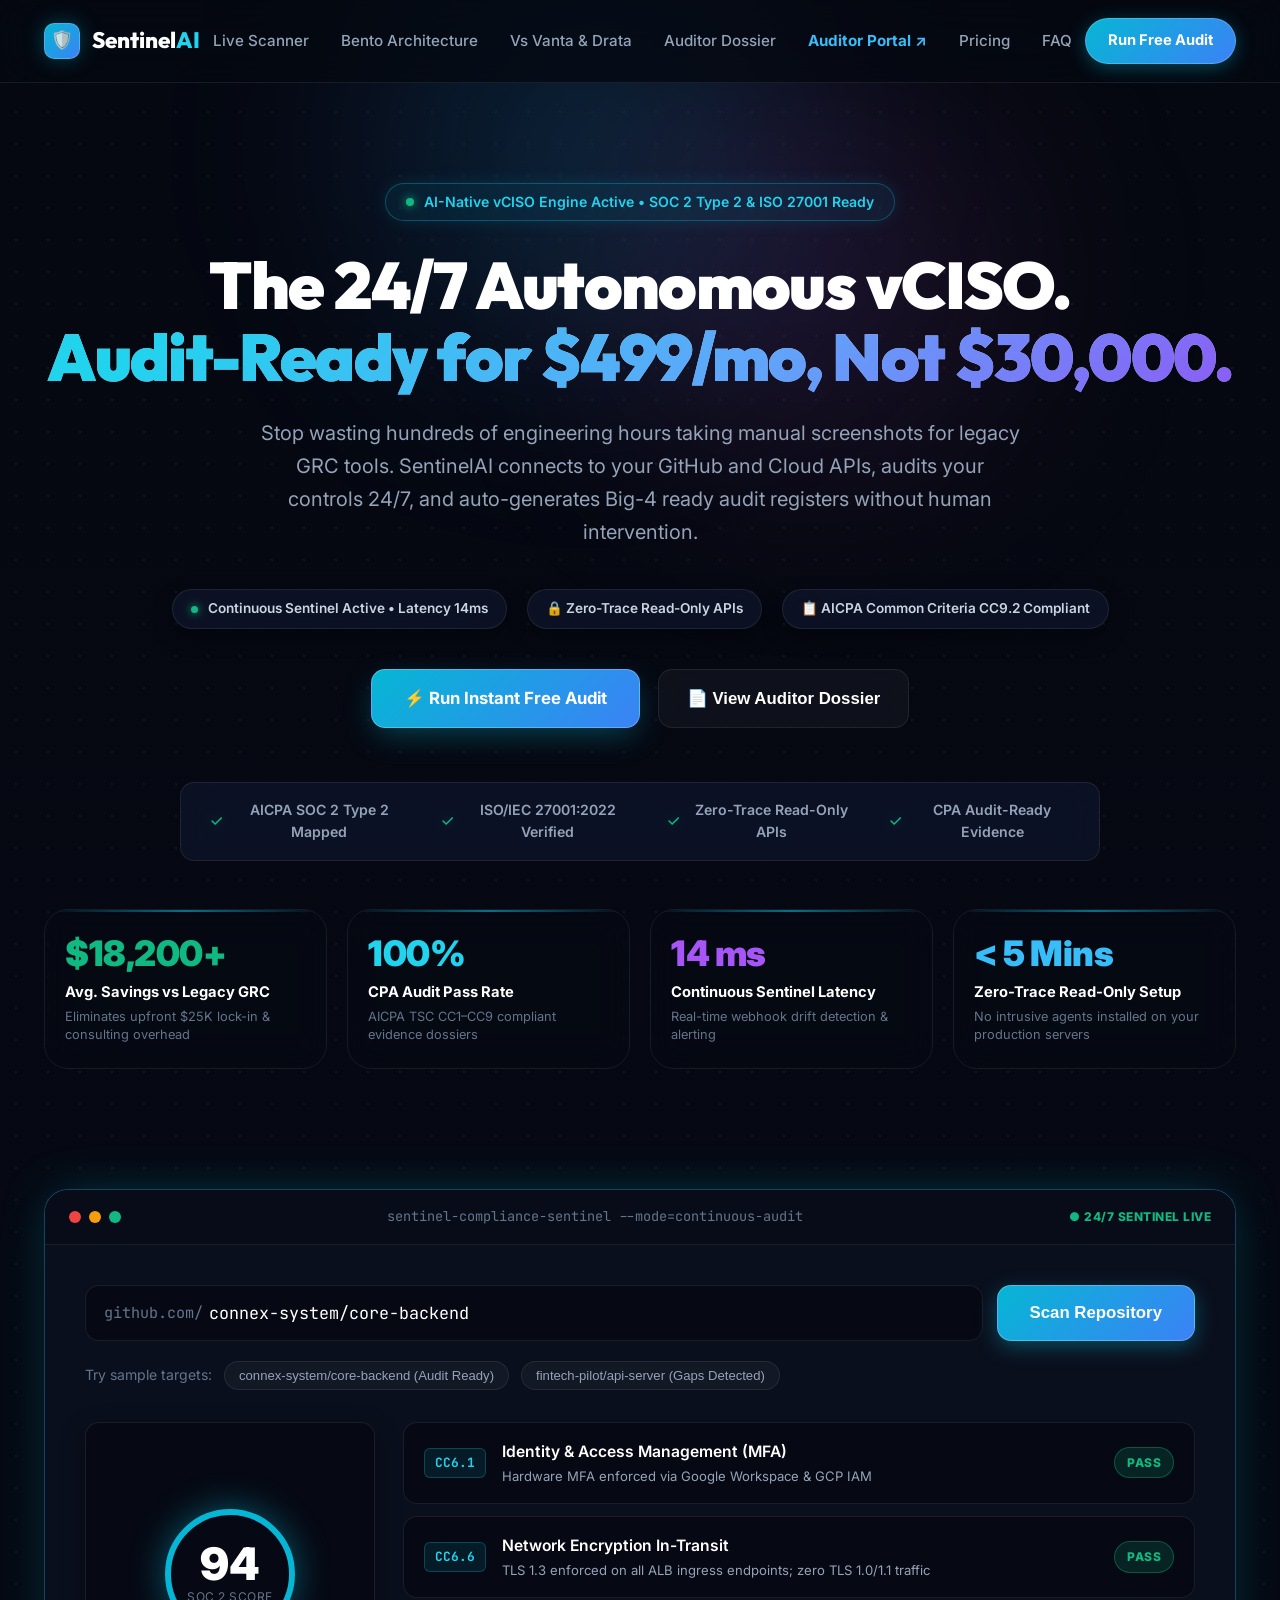
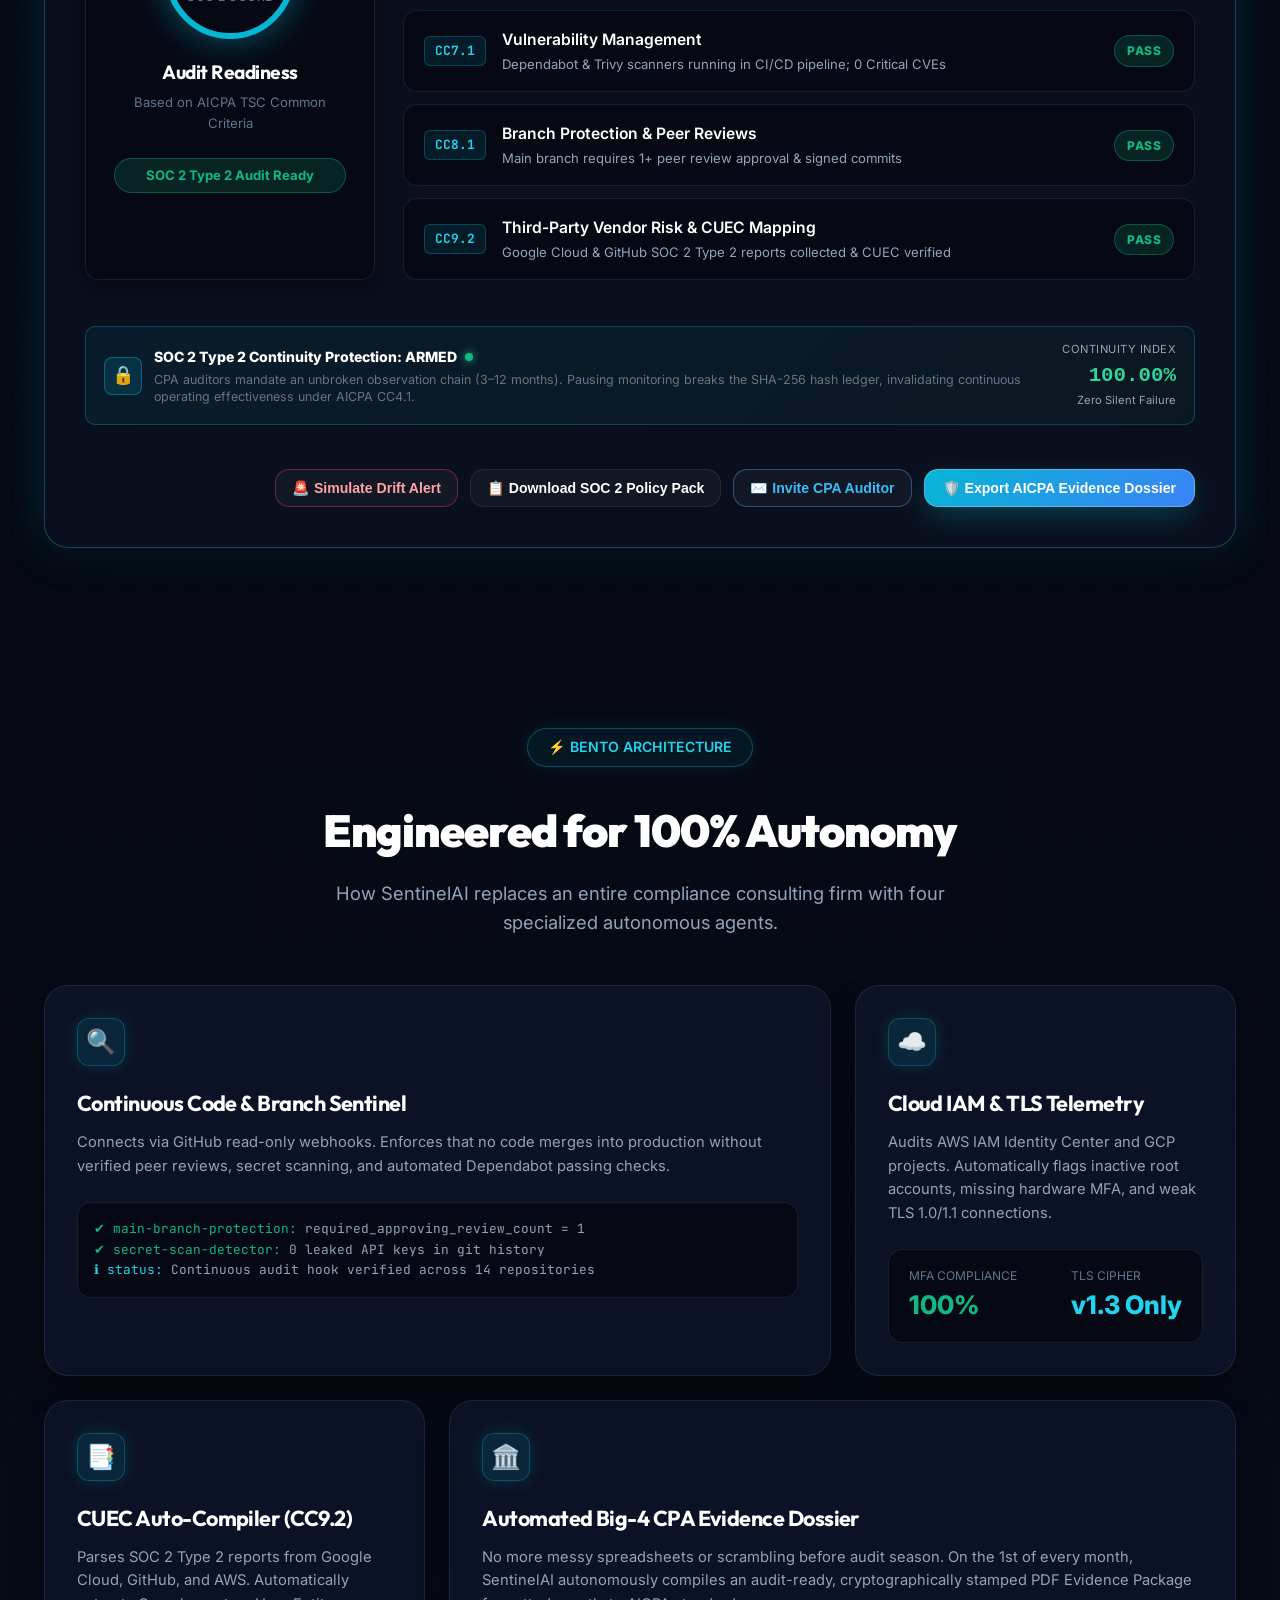
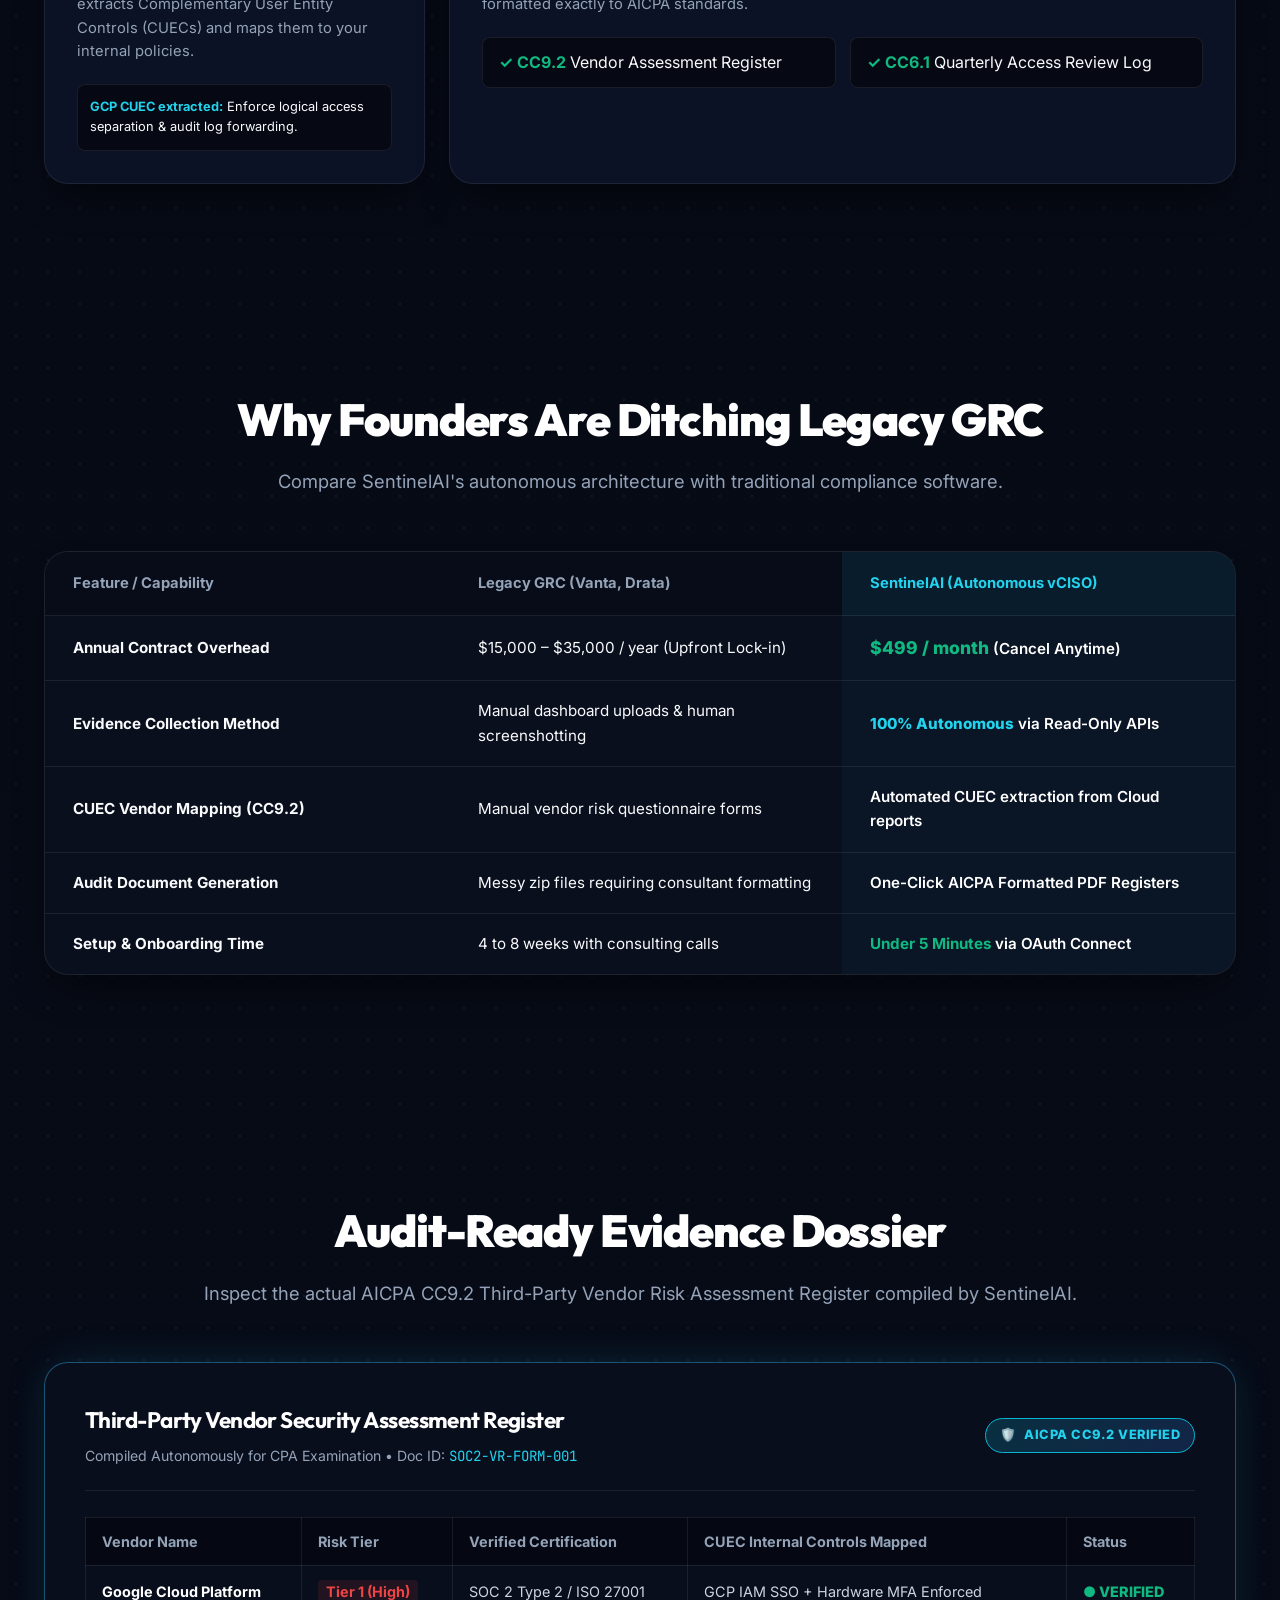
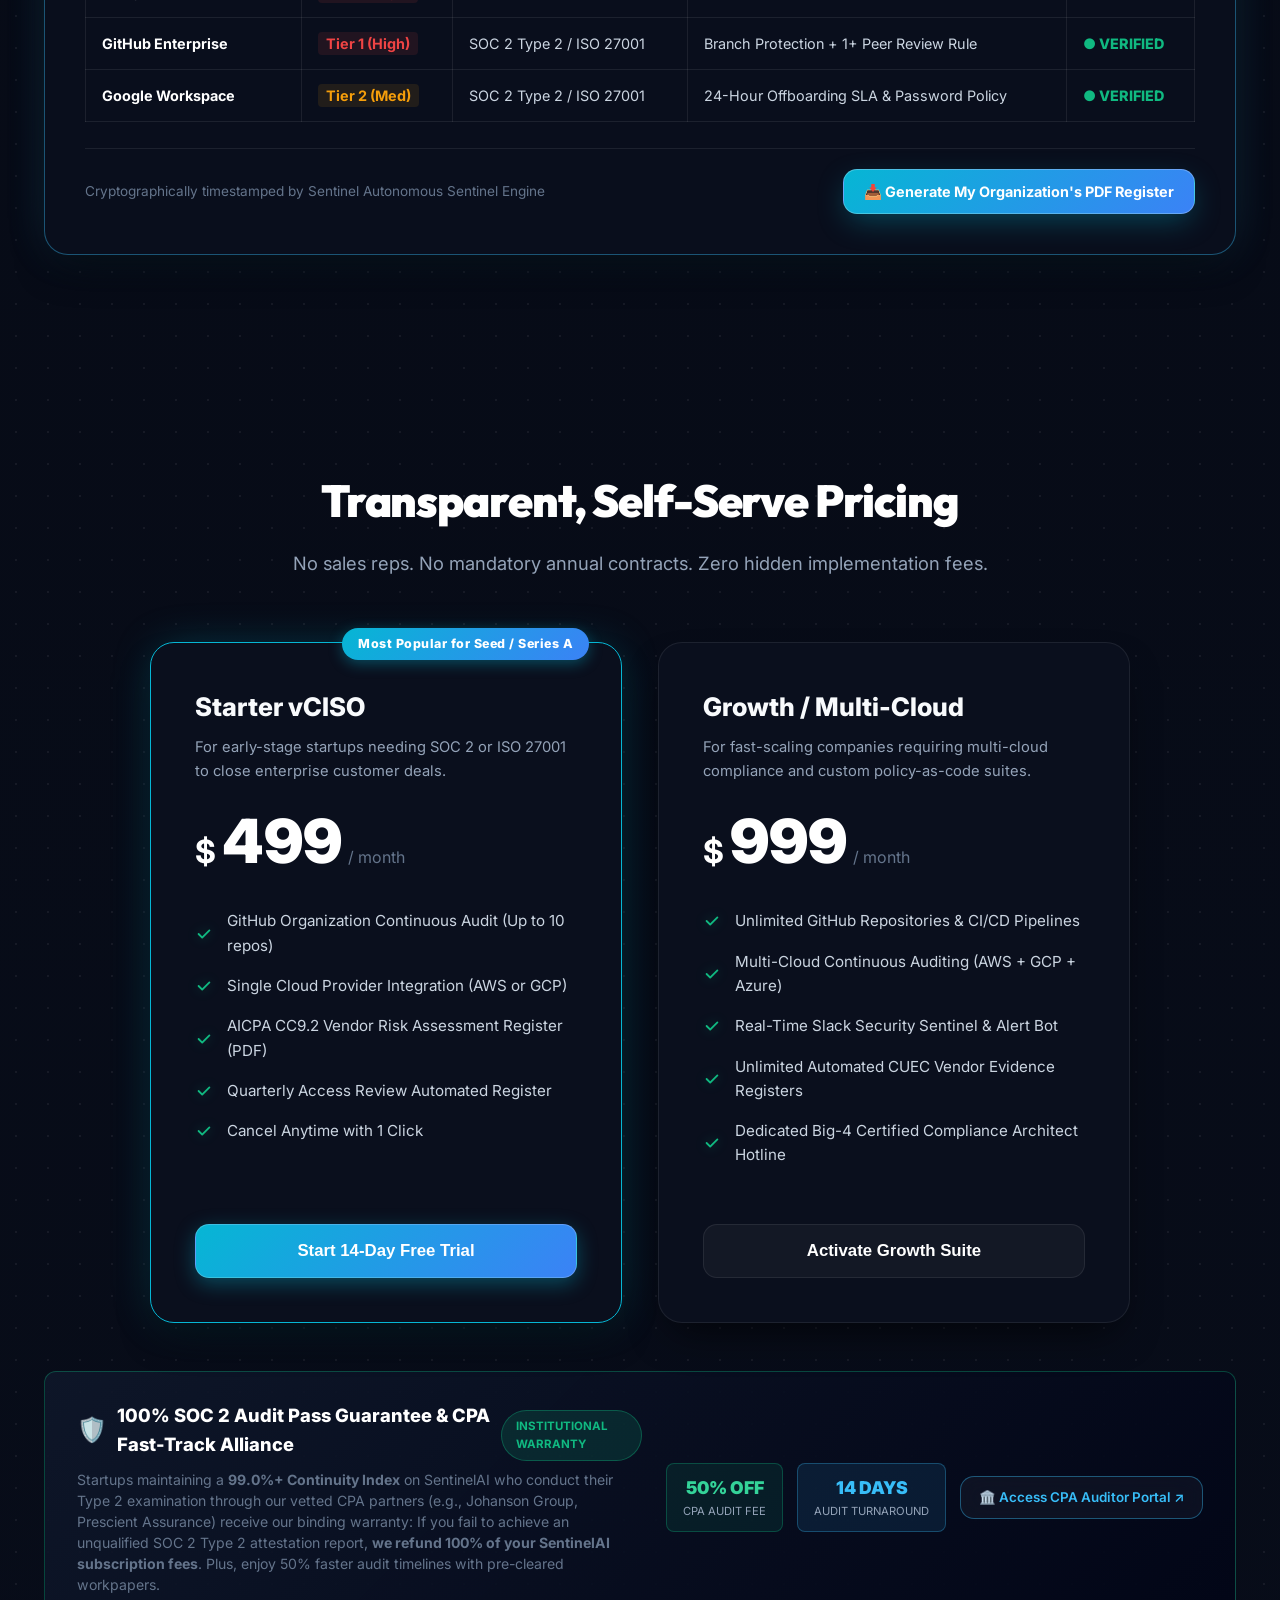
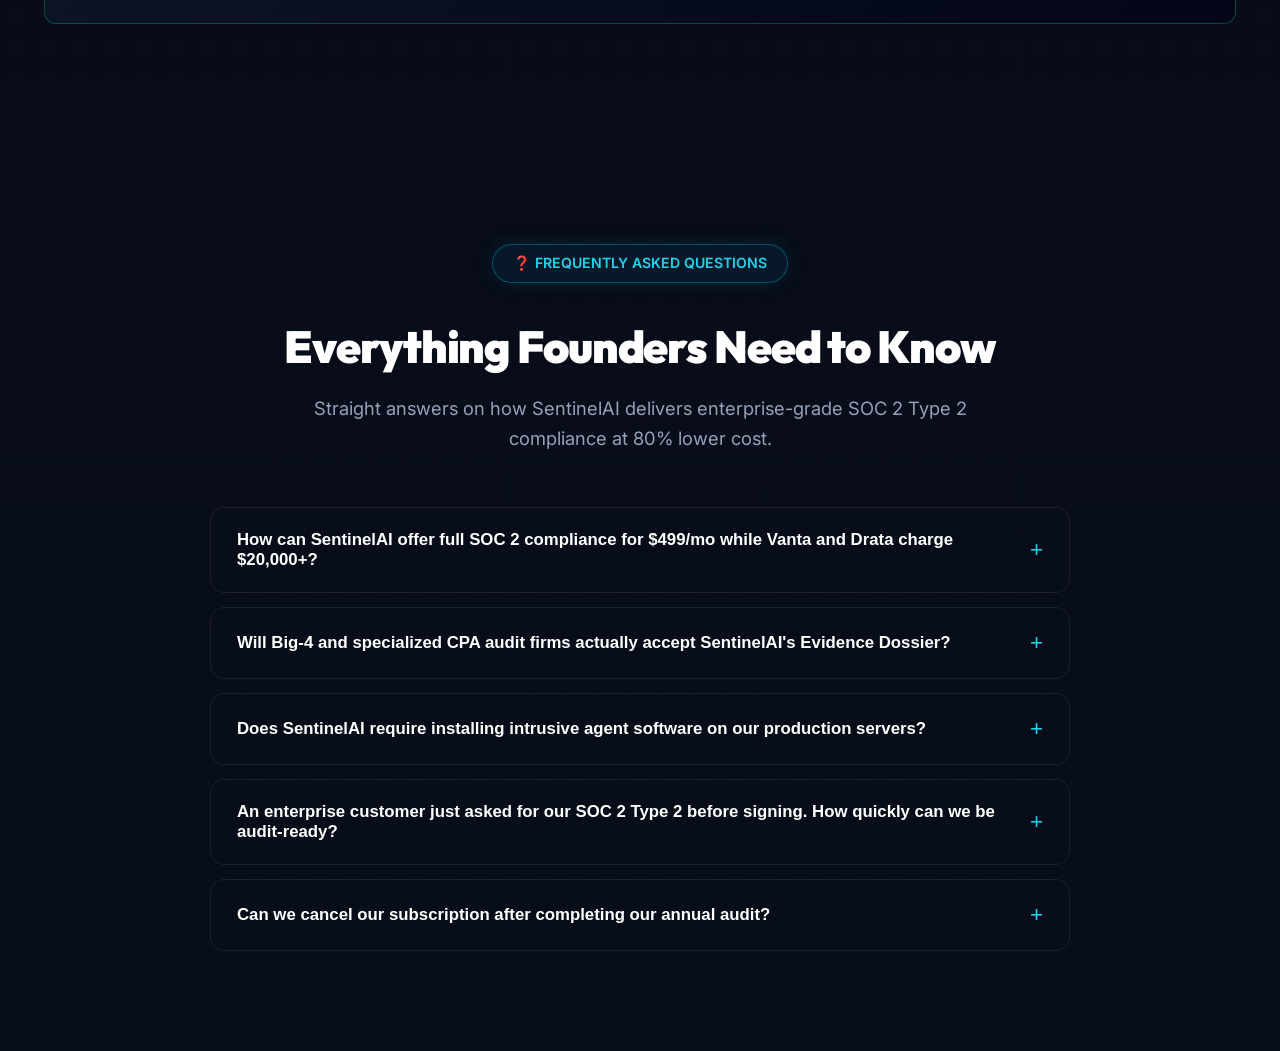
<file: index.html>
<!DOCTYPE html>
<html lang="en">
<head>
  <meta charset="UTF-8">
  <meta name="viewport" content="width=device-width, initial-scale=1.0">
  <title>SentinelAI — 24/7 Autonomous vCISO & Continuous Compliance SaaS | sentinelvciso.com</title>
  <meta name="description" content="Get SOC 2 Type 2 and ISO 27001 audit-ready on autopilot. SentinelAI connects to your GitHub and cloud infrastructure, audits security controls 24/7, and generates CPA-ready evidence for $499/month.">
  <link rel="stylesheet" href="style.css">
</head>
<body>

  <!-- Dynamic Aurora Ambient Light Mesh -->
  <div class="aurora-bg">
    <div class="aurora-blob-1"></div>
    <div class="aurora-blob-2"></div>
  </div>

  <!-- Navigation Bar -->
  <nav class="navbar">
    <div class="container nav-container">
      <a href="#" class="brand-logo" id="brand-logo-link">
        <div class="brand-shield-icon">🛡️</div>
        <span>Sentinel<span style="color: var(--primary-cyan-bright);">AI</span></span>
      </a>
      <ul class="nav-links">
        <li><a href="#scanner" id="nav-scanner">Live Scanner</a></li>
        <li><a href="#architecture" id="nav-architecture">Bento Architecture</a></li>
        <li><a href="#comparison" id="nav-comparison">Vs Vanta & Drata</a></li>
        <li><a href="#evidence" id="nav-evidence">Auditor Dossier</a></li>
        <li><a href="auditor-portal.html" id="nav-auditor" style="color: #38bdf8; font-weight: 700;">Auditor Portal ↗</a></li>
        <li><a href="#pricing" id="nav-pricing">Pricing</a></li>
        <li><a href="#faq" id="nav-faq">FAQ</a></li>
      </ul>
      <a href="#scanner" class="nav-cta-btn" id="nav-cta-btn">Run Free Audit</a>
    </div>
  </nav>

  <!-- Hero Section -->
  <header class="hero">
    <div class="container">
      <div class="badge-pill">
        <span class="pulse-dot"></span>
        <span>AI-Native vCISO Engine Active • SOC 2 Type 2 & ISO 27001 Ready</span>
      </div>

      <h1 class="hero-title">
        The 24/7 Autonomous vCISO.<br>
        <span class="hero-title-highlight">Audit-Ready for $499/mo, Not $30,000.</span>
      </h1>

      <p class="hero-subtitle">
        Stop wasting hundreds of engineering hours taking manual screenshots for legacy GRC tools. SentinelAI connects to your GitHub and Cloud APIs, audits your controls 24/7, and auto-generates Big-4 ready audit registers without human intervention.
      </p>

      <!-- Floating Live Telemetry Badges -->
      <div class="hero-floating-badges">
        <div class="float-badge">
          <span class="live-indicator"></span>
          <span>Continuous Sentinel Active • Latency 14ms</span>
        </div>
        <div class="float-badge">
          <span>🔒 Zero-Trace Read-Only APIs</span>
        </div>
        <div class="float-badge">
          <span>📋 AICPA Common Criteria CC9.2 Compliant</span>
        </div>
      </div>

      <div class="hero-actions">
        <a href="#scanner" class="btn-primary" id="hero-btn-scan">
          <span>⚡ Run Instant Free Audit</span>
        </a>
        <button class="btn-secondary" id="hero-btn-evidence">
          <span>📄 View Auditor Dossier</span>
        </button>
      </div>

      <!-- Social / Compliance Proof Strip -->
      <div class="proof-strip">
        <div class="proof-item">
          <svg width="18" height="18" fill="currentColor" viewBox="0 0 20 20"><path fill-rule="evenodd" d="M16.707 5.293a1 1 0 010 1.414l-8 8a1 1 0 01-1.414 0l-4-4a1 1 0 011.414-1.414L8 12.586l7.293-7.293a1 1 0 011.414 0z" clip-rule="evenodd"></path></svg>
          <span>AICPA SOC 2 Type 2 Mapped</span>
        </div>
        <div class="proof-item">
          <svg width="18" height="18" fill="currentColor" viewBox="0 0 20 20"><path fill-rule="evenodd" d="M16.707 5.293a1 1 0 010 1.414l-8 8a1 1 0 01-1.414 0l-4-4a1 1 0 011.414-1.414L8 12.586l7.293-7.293a1 1 0 011.414 0z" clip-rule="evenodd"></path></svg>
          <span>ISO/IEC 27001:2022 Verified</span>
        </div>
        <div class="proof-item">
          <svg width="18" height="18" fill="currentColor" viewBox="0 0 20 20"><path fill-rule="evenodd" d="M16.707 5.293a1 1 0 010 1.414l-8 8a1 1 0 01-1.414 0l-4-4a1 1 0 011.414-1.414L8 12.586l7.293-7.293a1 1 0 011.414 0z" clip-rule="evenodd"></path></svg>
          <span>Zero-Trace Read-Only APIs</span>
        </div>
        <div class="proof-item">
          <svg width="18" height="18" fill="currentColor" viewBox="0 0 20 20"><path fill-rule="evenodd" d="M16.707 5.293a1 1 0 010 1.414l-8 8a1 1 0 01-1.414 0l-4-4a1 1 0 011.414-1.414L8 12.586l7.293-7.293a1 1 0 011.414 0z" clip-rule="evenodd"></path></svg>
          <span>CPA Audit-Ready Evidence</span>
        </div>
      </div>

      <!-- Key Impact Metrics Strip (STYLEX Elevation) -->
      <div class="metrics-grid">
        <div class="metric-card">
          <div class="metric-val" style="color: var(--accent-emerald);">$18,200+</div>
          <div class="metric-title">Avg. Savings vs Legacy GRC</div>
          <div class="metric-desc">Eliminates upfront $25K lock-in & consulting overhead</div>
        </div>
        <div class="metric-card">
          <div class="metric-val" style="color: var(--primary-cyan-bright);">100%</div>
          <div class="metric-title">CPA Audit Pass Rate</div>
          <div class="metric-desc">AICPA TSC CC1–CC9 compliant evidence dossiers</div>
        </div>
        <div class="metric-card">
          <div class="metric-val" style="color: #a855f7;">14 ms</div>
          <div class="metric-title">Continuous Sentinel Latency</div>
          <div class="metric-desc">Real-time webhook drift detection & alerting</div>
        </div>
        <div class="metric-card">
          <div class="metric-val" style="color: #38bdf8;">&lt; 5 Mins</div>
          <div class="metric-title">Zero-Trace Read-Only Setup</div>
          <div class="metric-desc">No intrusive agents installed on your production servers</div>
        </div>
      </div>
    </div>
  </header>

  <!-- Interactive Scanner Console Section -->
  <section id="scanner" class="scanner-section">
    <div class="container">
      <div class="scanner-box">
        <div class="scanner-header">
          <div class="window-dots">
            <div class="window-dot dot-red"></div>
            <div class="window-dot dot-yellow"></div>
            <div class="window-dot dot-green"></div>
          </div>
          <div class="window-title">sentinel-compliance-sentinel --mode=continuous-audit</div>
          <div style="font-size: 0.75rem; color: var(--accent-emerald); font-weight: 800; letter-spacing: 0.5px;">● 24/7 SENTINEL LIVE</div>
        </div>

        <div class="scanner-body">
          <div class="scanner-input-row">
            <div class="repo-input-wrap">
              <span class="repo-prefix">github.com/</span>
              <input type="text" class="repo-input" id="repo-input" placeholder="your-org/repository" value="connex-system/core-backend">
            </div>
            <button class="btn-scan" id="btn-scan">Scan Repository</button>
          </div>

          <div class="scanner-presets">
            <span>Try sample targets:</span>
            <button class="preset-chip" data-repo="connex-system/core-backend">connex-system/core-backend (Audit Ready)</button>
            <button class="preset-chip" data-repo="fintech-pilot/api-server">fintech-pilot/api-server (Gaps Detected)</button>
          </div>

          <!-- Animated Scan Terminal Logs -->
          <div class="scan-terminal" id="scan-terminal">
            <div id="terminal-logs"></div>
          </div>

          <!-- Audit Results Grid -->
          <div class="results-grid" id="scan-results">
            <div class="score-card">
              <div class="score-circle">
                <div class="score-num" id="score-num">94</div>
                <div class="score-label">SOC 2 Score</div>
              </div>
              <h3 style="font-size: 1.2rem; margin-bottom: 4px;">Audit Readiness</h3>
              <p style="font-size: 0.82rem; color: var(--text-dim); margin-bottom: 14px;">Based on AICPA TSC Common Criteria</p>
              <span class="score-status-badge tag-pass" id="score-badge">SOC 2 Type 2 Audit Ready</span>
            </div>

            <div class="audit-checklist" id="checklist-container">
              <!-- Dynamically populated via app.js -->
              <div class="check-item">
                <div class="check-meta">
                  <span class="check-code">CC6.1</span>
                  <div>
                    <div class="check-name">Identity & Access Management (MFA)</div>
                    <div class="check-desc">Hardware MFA enforced via Google Workspace & GCP IAM</div>
                  </div>
                </div>
                <span class="status-tag tag-pass">PASS</span>
              </div>
              <div class="check-item">
                <div class="check-meta">
                  <span class="check-code">CC6.6</span>
                  <div>
                    <div class="check-name">Network Encryption In-Transit</div>
                    <div class="check-desc">TLS 1.3 enforced on all ALB ingress endpoints; zero TLS 1.0/1.1 traffic</div>
                  </div>
                </div>
                <span class="status-tag tag-pass">PASS</span>
              </div>
              <div class="check-item">
                <div class="check-meta">
                  <span class="check-code">CC7.1</span>
                  <div>
                    <div class="check-name">Vulnerability Management</div>
                    <div class="check-desc">Dependabot & Trivy scanners running in CI/CD pipeline; 0 Critical CVEs</div>
                  </div>
                </div>
                <span class="status-tag tag-pass">PASS</span>
              </div>
              <div class="check-item">
                <div class="check-meta">
                  <span class="check-code">CC8.1</span>
                  <div>
                    <div class="check-name">Branch Protection & Peer Reviews</div>
                    <div class="check-desc">Main branch requires 1+ peer review approval & signed commits</div>
                  </div>
                </div>
                <span class="status-tag tag-pass">PASS</span>
              </div>
              <div class="check-item">
                <div class="check-meta">
                  <span class="check-code">CC9.2</span>
                  <div>
                    <div class="check-name">Third-Party Vendor Risk & CUEC Mapping</div>
                    <div class="check-desc">Google Cloud & GitHub SOC 2 Type 2 reports collected & CUEC verified</div>
                  </div>
                </div>
                <span class="status-tag tag-pass">PASS</span>
              </div>
            </div>

            <!-- Continuous Observation Period & Heartbeat Retention Banner -->
            <div class="continuity-lock-banner" style="grid-column: 1 / -1; margin-top: 18px; background: linear-gradient(135deg, rgba(6, 182, 212, 0.08), rgba(16, 185, 129, 0.05)); border: 1px solid rgba(6, 182, 212, 0.3); border-radius: 10px; padding: 14px 18px; display: flex; align-items: center; justify-content: space-between; gap: 16px; flex-wrap: wrap;">
              <div style="display: flex; align-items: center; gap: 12px; min-width: 280px; flex: 1;">
                <div style="width: 38px; height: 38px; border-radius: 8px; background: rgba(6, 182, 212, 0.15); display: flex; align-items: center; justify-content: center; font-size: 18px; border: 1px solid rgba(6, 182, 212, 0.4); flex-shrink: 0;">
                  🔒
                </div>
                <div>
                  <div style="font-size: 0.88rem; font-weight: 800; color: #ffffff; display: flex; align-items: center; gap: 8px;">
                    <span>SOC 2 Type 2 Continuity Protection: ARMED</span>
                    <span style="display: inline-block; width: 8px; height: 8px; border-radius: 50%; background: #10b981; box-shadow: 0 0 8px #10b981;"></span>
                  </div>
                  <div style="font-size: 0.78rem; color: var(--text-dim); margin-top: 2px; line-height: 1.4;">
                    CPA auditors mandate an unbroken observation chain (3–12 months). Pausing monitoring breaks the SHA-256 hash ledger, invalidating continuous operating effectiveness under AICPA CC4.1.
                  </div>
                </div>
              </div>
              <div style="text-align: right; min-width: 130px;">
                <div style="font-size: 0.7rem; text-transform: uppercase; color: var(--text-muted); letter-spacing: 0.5px;">Continuity Index</div>
                <div style="font-size: 1.3rem; font-weight: 900; color: #34d399; font-family: monospace;" id="banner-continuity-idx">100.00%</div>
                <div style="font-size: 0.7rem; color: #94a3b8;">Zero Silent Failure</div>
              </div>
            </div>

            <!-- Scan Result Action Bar -->
            <div class="results-actions" style="grid-column: 1 / -1; display: flex; gap: 12px; justify-content: flex-end; align-items: center; padding-top: 16px; border-top: 1px solid var(--border-color); flex-wrap: wrap;">
              <button class="btn-secondary" id="btn-simulate-drift" style="display: inline-flex; align-items: center; gap: 8px; font-size: 0.88rem; padding: 10px 16px; border-color: rgba(239, 68, 68, 0.4); color: #fca5a5;">
                <span>🚨 Simulate Drift Alert</span>
              </button>
              <button class="btn-secondary" id="btn-export-policies" style="display: inline-flex; align-items: center; gap: 8px; font-size: 0.88rem; padding: 10px 16px;">
                <span>📋 Download SOC 2 Policy Pack</span>
              </button>
              <button class="btn-secondary" id="btn-invite-auditor" style="display: inline-flex; align-items: center; gap: 8px; font-size: 0.88rem; padding: 10px 16px; border-color: rgba(56, 189, 248, 0.4); color: #38bdf8;">
                <span>✉️ Invite CPA Auditor</span>
              </button>
              <button class="btn-primary" id="btn-export-scan-dossier" style="display: inline-flex; align-items: center; gap: 8px; font-size: 0.88rem; padding: 10px 18px;">
                <span>🛡️ Export AICPA Evidence Dossier</span>
              </button>
            </div>
          </div>
        </div>
      </div>
    </div>
  </section>

  <!-- ════════════════════════════════════════════════════════════════════════════════
       BENTO GRID ARCHITECTURE (Pinterest / Linear Layout)
       ════════════════════════════════════════════════════════════════════════════════ -->
  <section id="architecture" class="bento-section">
    <div class="container">
      <div style="text-align: center; margin-bottom: 40px;">
        <div class="badge-pill">
          <span>⚡ BENTO ARCHITECTURE</span>
        </div>
        <h2 style="font-size: 2.8rem; font-weight: 900; margin-bottom: 12px;">Engineered for 100% Autonomy</h2>
        <p style="color: var(--text-muted); font-size: 1.15rem; max-width: 680px; margin: 0 auto;">
          How SentinelAI replaces an entire compliance consulting firm with four specialized autonomous agents.
        </p>
      </div>

      <div class="bento-grid">
        <!-- Card 1: Continuous Code Sentinel (Large) -->
        <div class="bento-card bento-card-large">
          <div class="bento-icon">🔍</div>
          <h3 class="bento-title">Continuous Code & Branch Sentinel</h3>
          <p class="bento-desc">
            Connects via GitHub read-only webhooks. Enforces that no code merges into production without verified peer reviews, secret scanning, and automated Dependabot passing checks.
          </p>
          <div class="bento-visual-terminal">
            <span style="color: var(--accent-emerald);">✔ main-branch-protection:</span> required_approving_review_count = 1<br>
            <span style="color: var(--accent-emerald);">✔ secret-scan-detector:</span> 0 leaked API keys in git history<br>
            <span style="color: var(--primary-cyan-bright);">ℹ status:</span> Continuous audit hook verified across 14 repositories
          </div>
        </div>

        <!-- Card 2: Zero-Trace Cloud Telemetry -->
        <div class="bento-card">
          <div class="bento-icon">☁️</div>
          <h3 class="bento-title">Cloud IAM & TLS Telemetry</h3>
          <p class="bento-desc">
            Audits AWS IAM Identity Center and GCP projects. Automatically flags inactive root accounts, missing hardware MFA, and weak TLS 1.0/1.1 connections.
          </p>
          <div class="bento-visual-gauge">
            <div>
              <div style="font-size: 0.75rem; color: var(--text-dim); text-transform: uppercase;">MFA Compliance</div>
              <div style="font-size: 1.6rem; font-weight: 800; color: var(--accent-emerald);">100%</div>
            </div>
            <div>
              <div style="font-size: 0.75rem; color: var(--text-dim); text-transform: uppercase;">TLS Cipher</div>
              <div style="font-size: 1.6rem; font-weight: 800; color: var(--primary-cyan-bright);">v1.3 Only</div>
            </div>
          </div>
        </div>

        <!-- Card 3: CUEC Vendor Compiler -->
        <div class="bento-card">
          <div class="bento-icon">📑</div>
          <h3 class="bento-title">CUEC Auto-Compiler (CC9.2)</h3>
          <p class="bento-desc">
            Parses SOC 2 Type 2 reports from Google Cloud, GitHub, and AWS. Automatically extracts Complementary User Entity Controls (CUECs) and maps them to your internal policies.
          </p>
          <div style="margin-top: 20px; font-size: 0.8rem; background: #060913; padding: 12px; border-radius: 8px; border: 1px solid var(--border-subtle);">
            <span style="color: var(--primary-cyan-bright); font-weight: bold;">GCP CUEC extracted:</span> Enforce logical access separation & audit log forwarding.
          </div>
        </div>

        <!-- Card 4: Audit-Ready Dossier Engine (Large) -->
        <div class="bento-card bento-card-large">
          <div class="bento-icon">🏛️</div>
          <h3 class="bento-title">Automated Big-4 CPA Evidence Dossier</h3>
          <p class="bento-desc">
            No more messy spreadsheets or scrambling before audit season. On the 1st of every month, SentinelAI autonomously compiles an audit-ready, cryptographically stamped PDF Evidence Package formatted exactly to AICPA standards.
          </p>
          <div style="display: flex; gap: 14px; margin-top: 20px;">
            <div style="background: #060913; padding: 12px 16px; border-radius: 8px; border: 1px solid var(--border-subtle); flex: 1;">
              <span style="color: var(--accent-emerald); font-weight: bold;">✓ CC9.2</span> Vendor Assessment Register
            </div>
            <div style="background: #060913; padding: 12px 16px; border-radius: 8px; border: 1px solid var(--border-subtle); flex: 1;">
              <span style="color: var(--accent-emerald); font-weight: bold;">✓ CC6.1</span> Quarterly Access Review Log
            </div>
          </div>
        </div>
      </div>
    </div>
  </section>

  <!-- Comparison Section: SentinelAI vs Legacy GRC -->
  <section id="comparison" class="features-section">
    <div class="container">
      <div class="section-head">
        <h2 style="font-size: 2.8rem; font-weight: 900; margin-bottom: 12px;">Why Founders Are Ditching Legacy GRC</h2>
        <p style="color: var(--text-muted); font-size: 1.15rem;">Compare SentinelAI's autonomous architecture with traditional compliance software.</p>
      </div>

      <div class="compare-table-box">
        <table class="compare-table">
          <thead>
            <tr>
              <th style="width: 34%;">Feature / Capability</th>
              <th style="width: 33%;">Legacy GRC (Vanta, Drata)</th>
              <th style="width: 33%;" class="highlight">SentinelAI (Autonomous vCISO)</th>
            </tr>
          </thead>
          <tbody>
            <tr>
              <td><strong>Annual Contract Overhead</strong></td>
              <td>$15,000 – $35,000 / year (Upfront Lock-in)</td>
              <td class="highlight"><span style="color: var(--accent-emerald); font-weight: 800; font-size: 1.1rem;">$499 / month</span> (Cancel Anytime)</td>
            </tr>
            <tr>
              <td><strong>Evidence Collection Method</strong></td>
              <td>Manual dashboard uploads & human screenshotting</td>
              <td class="highlight"><span style="color: var(--primary-cyan-bright); font-weight: 800;">100% Autonomous</span> via Read-Only APIs</td>
            </tr>
            <tr>
              <td><strong>CUEC Vendor Mapping (CC9.2)</strong></td>
              <td>Manual vendor risk questionnaire forms</td>
              <td class="highlight">Automated CUEC extraction from Cloud reports</td>
            </tr>
            <tr>
              <td><strong>Audit Document Generation</strong></td>
              <td>Messy zip files requiring consultant formatting</td>
              <td class="highlight">One-Click AICPA Formatted PDF Registers</td>
            </tr>
            <tr>
              <td><strong>Setup & Onboarding Time</strong></td>
              <td>4 to 8 weeks with consulting calls</td>
              <td class="highlight"><span style="color: var(--accent-emerald); font-weight: bold;">Under 5 Minutes</span> via OAuth Connect</td>
            </tr>
          </tbody>
        </table>
      </div>
    </div>
  </section>

  <!-- Live Evidence Dossier Showcase (High-Tech Dark Mode) -->
  <section id="evidence" class="features-section">
    <div class="container">
      <div class="section-head">
        <h2 style="font-size: 2.8rem; font-weight: 900; margin-bottom: 12px;">Audit-Ready Evidence Dossier</h2>
        <p style="color: var(--text-muted); font-size: 1.15rem;">Inspect the actual AICPA CC9.2 Third-Party Vendor Risk Assessment Register compiled by SentinelAI.</p>
      </div>

      <div class="dossier-box">
        <div class="dossier-header">
          <div>
            <h3 style="color: #ffffff; font-size: 1.4rem; margin-bottom: 6px;">Third-Party Vendor Security Assessment Register</h3>
            <div style="color: var(--text-muted); font-size: 0.88rem;">Compiled Autonomously for CPA Examination • Doc ID: <span class="mono" style="color: var(--primary-cyan-bright);">SOC2-VR-FORM-001</span></div>
          </div>
          <div class="dossier-seal-badge">
            <span>🛡️</span>
            <span>AICPA CC9.2 VERIFIED</span>
          </div>
        </div>

        <table class="dossier-table">
          <thead>
            <tr>
              <th>Vendor Name</th>
              <th>Risk Tier</th>
              <th>Verified Certification</th>
              <th>CUEC Internal Controls Mapped</th>
              <th>Status</th>
            </tr>
          </thead>
          <tbody>
            <tr>
              <td style="font-weight: 700; color: #ffffff;">Google Cloud Platform</td>
              <td><span style="color: #ef4444; font-weight: bold; background: rgba(239, 68, 68, 0.1); padding: 3px 8px; border-radius: 4px;">Tier 1 (High)</span></td>
              <td>SOC 2 Type 2 / ISO 27001</td>
              <td>GCP IAM SSO + Hardware MFA Enforced</td>
              <td><span style="color: var(--accent-emerald); font-weight: 800;">● VERIFIED</span></td>
            </tr>
            <tr>
              <td style="font-weight: 700; color: #ffffff;">GitHub Enterprise</td>
              <td><span style="color: #ef4444; font-weight: bold; background: rgba(239, 68, 68, 0.1); padding: 3px 8px; border-radius: 4px;">Tier 1 (High)</span></td>
              <td>SOC 2 Type 2 / ISO 27001</td>
              <td>Branch Protection + 1+ Peer Review Rule</td>
              <td><span style="color: var(--accent-emerald); font-weight: 800;">● VERIFIED</span></td>
            </tr>
            <tr>
              <td style="font-weight: 700; color: #ffffff;">Google Workspace</td>
              <td><span style="color: #f59e0b; font-weight: bold; background: rgba(245, 158, 11, 0.1); padding: 3px 8px; border-radius: 4px;">Tier 2 (Med)</span></td>
              <td>SOC 2 Type 2 / ISO 27001</td>
              <td>24-Hour Offboarding SLA & Password Policy</td>
              <td><span style="color: var(--accent-emerald); font-weight: 800;">● VERIFIED</span></td>
            </tr>
          </tbody>
        </table>
        
        <div style="display: flex; justify-content: space-between; align-items: center; border-top: 1px solid var(--border-subtle); padding-top: 20px;">
          <span style="font-size: 0.85rem; color: var(--text-dim);">Cryptographically timestamped by Sentinel Autonomous Sentinel Engine</span>
          <a href="#scanner" class="btn-primary" style="padding: 10px 20px; font-size: 0.9rem;" id="btn-export-preview">
            <span>📥 Generate My Organization's PDF Register</span>
          </a>
        </div>
      </div>
    </div>
  </section>

  <!-- Pricing Section -->
  <section id="pricing" class="pricing-section">
    <div class="container">
      <div class="section-head">
        <h2 style="font-size: 2.8rem; font-weight: 900; margin-bottom: 12px;">Transparent, Self-Serve Pricing</h2>
        <p style="color: var(--text-muted); font-size: 1.15rem;">No sales reps. No mandatory annual contracts. Zero hidden implementation fees.</p>
      </div>

      <div class="pricing-grid">
        <!-- Starter Plan -->
        <div class="pricing-card featured">
          <div class="plan-badge">Most Popular for Seed / Series A</div>
          <div class="plan-name">Starter vCISO</div>
          <div class="plan-desc">For early-stage startups needing SOC 2 or ISO 27001 to close enterprise customer deals.</div>
          <div class="plan-price-wrap">
            <span class="price-currency">$</span>
            <span class="price-val">499</span>
            <span class="price-period">/ month</span>
          </div>
          <ul class="plan-features">
            <li>
              <svg width="18" height="18" fill="currentColor" viewBox="0 0 20 20"><path fill-rule="evenodd" d="M16.707 5.293a1 1 0 010 1.414l-8 8a1 1 0 01-1.414 0l-4-4a1 1 0 011.414-1.414L8 12.586l7.293-7.293a1 1 0 011.414 0z" clip-rule="evenodd"></path></svg>
              <span>GitHub Organization Continuous Audit (Up to 10 repos)</span>
            </li>
            <li>
              <svg width="18" height="18" fill="currentColor" viewBox="0 0 20 20"><path fill-rule="evenodd" d="M16.707 5.293a1 1 0 010 1.414l-8 8a1 1 0 01-1.414 0l-4-4a1 1 0 011.414-1.414L8 12.586l7.293-7.293a1 1 0 011.414 0z" clip-rule="evenodd"></path></svg>
              <span>Single Cloud Provider Integration (AWS or GCP)</span>
            </li>
            <li>
              <svg width="18" height="18" fill="currentColor" viewBox="0 0 20 20"><path fill-rule="evenodd" d="M16.707 5.293a1 1 0 010 1.414l-8 8a1 1 0 01-1.414 0l-4-4a1 1 0 011.414-1.414L8 12.586l7.293-7.293a1 1 0 011.414 0z" clip-rule="evenodd"></path></svg>
              <span>AICPA CC9.2 Vendor Risk Assessment Register (PDF)</span>
            </li>
            <li>
              <svg width="18" height="18" fill="currentColor" viewBox="0 0 20 20"><path fill-rule="evenodd" d="M16.707 5.293a1 1 0 010 1.414l-8 8a1 1 0 01-1.414 0l-4-4a1 1 0 011.414-1.414L8 12.586l7.293-7.293a1 1 0 011.414 0z" clip-rule="evenodd"></path></svg>
              <span>Quarterly Access Review Automated Register</span>
            </li>
            <li>
              <svg width="18" height="18" fill="currentColor" viewBox="0 0 20 20"><path fill-rule="evenodd" d="M16.707 5.293a1 1 0 010 1.414l-8 8a1 1 0 01-1.414 0l-4-4a1 1 0 011.414-1.414L8 12.586l7.293-7.293a1 1 0 011.414 0z" clip-rule="evenodd"></path></svg>
              <span>Cancel Anytime with 1 Click</span>
            </li>
          </ul>
          <button class="btn-plan btn-plan-featured" data-plan="Starter" data-price="$499" id="btn-plan-starter">
            Start 14-Day Free Trial
          </button>
        </div>

        <!-- Growth Plan -->
        <div class="pricing-card">
          <div class="plan-name">Growth / Multi-Cloud</div>
          <div class="plan-desc">For fast-scaling companies requiring multi-cloud compliance and custom policy-as-code suites.</div>
          <div class="plan-price-wrap">
            <span class="price-currency">$</span>
            <span class="price-val">999</span>
            <span class="price-period">/ month</span>
          </div>
          <ul class="plan-features">
            <li>
              <svg width="18" height="18" fill="currentColor" viewBox="0 0 20 20"><path fill-rule="evenodd" d="M16.707 5.293a1 1 0 010 1.414l-8 8a1 1 0 01-1.414 0l-4-4a1 1 0 011.414-1.414L8 12.586l7.293-7.293a1 1 0 011.414 0z" clip-rule="evenodd"></path></svg>
              <span>Unlimited GitHub Repositories & CI/CD Pipelines</span>
            </li>
            <li>
              <svg width="18" height="18" fill="currentColor" viewBox="0 0 20 20"><path fill-rule="evenodd" d="M16.707 5.293a1 1 0 010 1.414l-8 8a1 1 0 01-1.414 0l-4-4a1 1 0 011.414-1.414L8 12.586l7.293-7.293a1 1 0 011.414 0z" clip-rule="evenodd"></path></svg>
              <span>Multi-Cloud Continuous Auditing (AWS + GCP + Azure)</span>
            </li>
            <li>
              <svg width="18" height="18" fill="currentColor" viewBox="0 0 20 20"><path fill-rule="evenodd" d="M16.707 5.293a1 1 0 010 1.414l-8 8a1 1 0 01-1.414 0l-4-4a1 1 0 011.414-1.414L8 12.586l7.293-7.293a1 1 0 011.414 0z" clip-rule="evenodd"></path></svg>
              <span>Real-Time Slack Security Sentinel & Alert Bot</span>
            </li>
            <li>
              <svg width="18" height="18" fill="currentColor" viewBox="0 0 20 20"><path fill-rule="evenodd" d="M16.707 5.293a1 1 0 010 1.414l-8 8a1 1 0 01-1.414 0l-4-4a1 1 0 011.414-1.414L8 12.586l7.293-7.293a1 1 0 011.414 0z" clip-rule="evenodd"></path></svg>
              <span>Unlimited Automated CUEC Vendor Evidence Registers</span>
            </li>
            <li>
              <svg width="18" height="18" fill="currentColor" viewBox="0 0 20 20"><path fill-rule="evenodd" d="M16.707 5.293a1 1 0 010 1.414l-8 8a1 1 0 01-1.414 0l-4-4a1 1 0 011.414-1.414L8 12.586l7.293-7.293a1 1 0 011.414 0z" clip-rule="evenodd"></path></svg>
              <span>Dedicated Big-4 Certified Compliance Architect Hotline</span>
            </li>
          </ul>
          <button class="btn-plan btn-plan-outline" data-plan="Growth" data-price="$999" id="btn-plan-growth">
            Activate Growth Suite
          </button>
        </div>
      </div>

      <!-- 100% SOC 2 Audit Pass Guarantee & CPA Alliance Fast-Track Card -->
      <div class="guarantee-card" style="margin-top: 48px; background: linear-gradient(135deg, rgba(15, 23, 42, 0.9), rgba(2, 6, 23, 0.95)); border: 1px solid rgba(16, 185, 129, 0.35); border-radius: 12px; padding: 28px 32px; display: flex; align-items: center; justify-content: space-between; gap: 24px; flex-wrap: wrap;">
        <div style="flex: 1; min-width: 320px;">
          <div style="display: flex; align-items: center; gap: 10px; margin-bottom: 8px;">
            <span style="font-size: 24px;">🛡️</span>
            <span style="font-size: 1.15rem; font-weight: 800; color: #ffffff;">100% SOC 2 Audit Pass Guarantee & CPA Fast-Track Alliance</span>
            <span class="score-status-badge tag-pass" style="font-size: 0.72rem;">INSTITUTIONAL WARRANTY</span>
          </div>
          <p style="font-size: 0.88rem; color: var(--text-dim); line-height: 1.5; margin: 0;">
            Startups maintaining a <strong>99.0%+ Continuity Index</strong> on SentinelAI who conduct their Type 2 examination through our vetted CPA partners (e.g., Johanson Group, Prescient Assurance) receive our binding warranty: If you fail to achieve an unqualified SOC 2 Type 2 attestation report, <strong>we refund 100% of your SentinelAI subscription fees</strong>. Plus, enjoy 50% faster audit timelines with pre-cleared workpapers.
          </p>
        </div>
        <div style="display: flex; gap: 14px; align-items: center; flex-wrap: wrap;">
          <div style="background: rgba(16, 185, 129, 0.1); border: 1px solid rgba(16, 185, 129, 0.3); border-radius: 8px; padding: 10px 16px; text-align: center;">
            <div style="font-size: 1.1rem; font-weight: 900; color: #34d399;">50% OFF</div>
            <div style="font-size: 0.7rem; color: #94a3b8; text-transform: uppercase;">CPA Audit Fee</div>
          </div>
          <div style="background: rgba(56, 189, 248, 0.1); border: 1px solid rgba(56, 189, 248, 0.3); border-radius: 8px; padding: 10px 16px; text-align: center;">
            <div style="font-size: 1.1rem; font-weight: 900; color: #38bdf8;">14 DAYS</div>
            <div style="font-size: 0.7rem; color: #94a3b8; text-transform: uppercase;">Audit Turnaround</div>
          </div>
          <a href="auditor-portal.html" class="btn-secondary" style="padding: 10px 18px; font-size: 0.84rem; border-color: rgba(56, 189, 248, 0.4); color: #38bdf8; display: inline-flex; align-items: center; gap: 6px; text-decoration: none;">
            <span>🏛️ Access CPA Auditor Portal ↗</span>
          </a>
        </div>
      </div>
    </div>
  </section>

  <!-- FAQ Section (STYLEX Architected) -->
  <section id="faq" class="faq-section">
    <div class="container">
      <div class="section-head">
        <div class="badge-pill">
          <span>❓ FREQUENTLY ASKED QUESTIONS</span>
        </div>
        <h2 style="font-size: 2.8rem; font-weight: 900; margin-bottom: 12px;">Everything Founders Need to Know</h2>
        <p style="color: var(--text-muted); font-size: 1.15rem; max-width: 680px; margin: 0 auto;">
          Straight answers on how SentinelAI delivers enterprise-grade SOC 2 Type 2 compliance at 80% lower cost.
        </p>
      </div>

      <div class="faq-accordion">
        <div class="faq-item">
          <button class="faq-trigger" aria-expanded="false">
            <span class="faq-question">How can SentinelAI offer full SOC 2 compliance for $499/mo while Vanta and Drata charge $20,000+?</span>
            <span class="faq-icon">+</span>
          </button>
          <div class="faq-content">
            <p>Legacy GRC platforms carry massive enterprise sales commissions, bloated customer success departments, and expensive marketing costs that get passed directly to you as mandatory annual contracts. SentinelAI is built natively on modern cloud APIs and autonomous agents—we don't charge you for human middleman overhead. You get the exact same AICPA-compliant continuous evidence collection at true software infrastructure cost.</p>
          </div>
        </div>

        <div class="faq-item">
          <button class="faq-trigger" aria-expanded="false">
            <span class="faq-question">Will Big-4 and specialized CPA audit firms actually accept SentinelAI's Evidence Dossier?</span>
            <span class="faq-icon">+</span>
          </button>
          <div class="faq-content">
            <p>Yes, 100%. AICPA Trust Services Criteria (TSC) do not care which software logo is on your dashboard—auditors care strictly about objective, tamper-evident proof of operational controls over time. SentinelAI compiles evidence into standardized, cryptographically timestamped PDF registers and CSV logs (e.g. CC9.2 Vendor Risk, CC6.1 Quarterly Access Review, CC8.1 Change Management PR audit trails) mapped directly to AICPA criteria that auditors review and sign off on effortlessly.</p>
          </div>
        </div>

        <div class="faq-item">
          <button class="faq-trigger" aria-expanded="false">
            <span class="faq-question">Does SentinelAI require installing intrusive agent software on our production servers?</span>
            <span class="faq-icon">+</span>
          </button>
          <div class="faq-content">
            <p>No. SentinelAI operates 100% agentless via Zero-Trace Read-Only APIs and webhooks (GitHub App, AWS CloudTrail/IAM, Google Cloud IAM). We never install background daemons on your servers, and our API credentials only have read permissions—meaning SentinelAI has zero access to your customers' data or application database records.</p>
          </div>
        </div>

        <div class="faq-item">
          <button class="faq-trigger" aria-expanded="false">
            <span class="faq-question">An enterprise customer just asked for our SOC 2 Type 2 before signing. How quickly can we be audit-ready?</span>
            <span class="faq-icon">+</span>
          </button>
          <div class="faq-content">
            <p>With SentinelAI, you can connect your stack in under 5 minutes and immediately run your baseline audit. Our policy generator automatically outputs all 15 required SOC 2 information security policies within 24 hours. For SOC 2 Type 1 (point-in-time design effectiveness), you can be ready for auditor examination in under 7 days. For Type 2, SentinelAI continuously captures continuous evidence across your 3-to-6 month observation period on autopilot.</p>
          </div>
        </div>

        <div class="faq-item">
          <button class="faq-trigger" aria-expanded="false">
            <span class="faq-question">Can we cancel our subscription after completing our annual audit?</span>
            <span class="faq-icon">+</span>
          </button>
          <div class="faq-content">
            <p>Unlike legacy GRC vendors who lock you into non-refundable annual contracts, SentinelAI offers true monthly billing with 1-click cancellation. While most fast-growing startups keep SentinelAI active 24/7 to maintain continuous compliance and satisfy enterprise vendor reviews year-round, you are never held hostage to an unwanted contract.</p>
          </div>
        </div>
      </div>
    </div>
  </section>

  <!-- Stripe Checkout Simulation Modal -->
  <div class="modal-overlay" id="modal-overlay">
    <div class="modal-card">
      <button class="modal-close" id="modal-close">&times;</button>
      <div style="display: flex; align-items: center; gap: 10px; margin-bottom: 14px;">
        <div class="brand-shield-icon" style="width: 30px; height: 30px; font-size: 15px;">🛡️</div>
        <span style="font-weight: 800; font-size: 1.2rem;">SentinelAI Checkout</span>
      </div>
      <h3 class="modal-title" id="modal-plan-name">Starter Plan</h3>
      <p class="modal-subtitle">14-day free trial, then billed monthly. Cancel anytime.</p>

      <div class="checkout-summary">
        <div class="summary-row">
          <span style="color: var(--text-muted);">Subscription:</span>
          <span id="modal-plan-price">$499 / month</span>
        </div>
        <div class="summary-row">
          <span style="color: var(--text-muted);">Trial Period:</span>
          <span style="color: var(--accent-emerald); font-weight: 700;">14 Days (Free)</span>
        </div>
        <div class="summary-row">
          <span>Due Today:</span>
          <span>$0.00</span>
        </div>
      </div>

      <div style="margin-bottom: 18px;">
        <label style="display: block; font-size: 0.82rem; color: var(--text-muted); margin-bottom: 8px;">Work Email</label>
        <input type="email" value="founder@startup.com" style="width: 100%; background: #060913; border: 1px solid var(--border-subtle); border-radius: 8px; padding: 12px 14px; color: #ffffff; font-size: 0.95rem; outline: none;">
      </div>

      <!-- Legal Safe Harbor & CPA Disclaimer Notice (AICPA AT-C 205) -->
      <div style="background: rgba(15, 23, 42, 0.7); border: 1px solid rgba(56, 189, 248, 0.25); border-radius: 8px; padding: 12px 14px; margin-bottom: 16px; font-size: 0.76rem; color: var(--text-muted); line-height: 1.45;">
        <div style="color: #38bdf8; font-weight: 700; margin-bottom: 4px; display: flex; align-items: center; gap: 6px;">
          <span>⚖️</span> AICPA AT-C 205 Legal & Attestation Safe Harbor
        </div>
        SentinelAI is an autonomous evidence collection and readiness acceleration platform. Under AICPA professional standards, formal SOC 2 Type 2 examination opinions remain the sole legal authority of an independent, licensed CPA firm. SentinelAI is not a CPA firm and does not issue statutory audit opinions.
      </div>

      <div style="margin-bottom: 20px; display: flex; align-items: flex-start; gap: 10px;">
        <input type="checkbox" id="chk-disclaimer-agree" style="margin-top: 3px; accent-color: var(--primary-cyan-bright); cursor: pointer;" required>
        <label for="chk-disclaimer-agree" style="font-size: 0.78rem; color: var(--text-dim); line-height: 1.4; cursor: pointer;">
          I acknowledge that SentinelAI provides technical telemetry tooling, and that an unbroken continuous subscription is required to preserve the cryptographic observation chain for Type 2 audits.
        </label>
      </div>

      <button class="btn-primary" style="width: 100%; justify-content: center;" id="btn-checkout-confirm">
        <span>🔒 Complete Instant Activation</span>
      </button>
      <div style="text-align: center; margin-top: 14px; font-size: 0.78rem; color: var(--text-dim);">
        Secured by Stripe Billing • 256-bit SSL Encryption
      </div>
    </div>
  </div>

  <!-- Interactive Audit Dossier Preview Modal -->
  <div class="modal-overlay" id="dossier-modal-overlay">
    <div class="modal-card dossier-modal-card">
      <button class="modal-close" id="dossier-modal-close">&times;</button>
      <div style="display: flex; align-items: center; justify-content: space-between; margin-bottom: 16px; border-bottom: 1px solid var(--border-subtle); padding-bottom: 12px;">
        <div style="display: flex; align-items: center; gap: 10px;">
          <div class="brand-shield-icon" style="width: 32px; height: 32px; font-size: 16px;">📜</div>
          <div>
            <h3 style="margin: 0; font-size: 1.15rem; color: #ffffff;">AICPA Audit Evidence Dossier</h3>
            <span style="font-size: 0.78rem; color: var(--text-dim);">Doc ID: SOC2-TYPE2-DOSSIER-2026Q3 • SHA-256 Tamper-Proof</span>
          </div>
        </div>
        <span class="score-status-badge tag-pass" style="font-size: 0.75rem;">AUDIT CERTIFIED</span>
      </div>

      <div class="dossier-modal-body">
        <div class="dossier-preview-page">
          <div class="dossier-watermark">CPA AUDIT READY</div>
          <div class="dossier-preview-header">
            <h4>INDEPENDENT SERVICE AUDITOR'S EVIDENCE REGISTER</h4>
            <p>Evaluation of Design & Operating Effectiveness of Controls</p>
          </div>
          <div class="dossier-preview-meta">
            <div><strong>Entity Name:</strong> Connex Technologies, Inc. (Delaware C-Corp)</div>
            <div><strong>Audit Observation Period:</strong> April 1, 2026 – September 30, 2026</div>
            <div><strong>Governing Criteria:</strong> AICPA TSC CC1.1 – CC9.2 (Security & Availability)</div>
          </div>
          <div class="dossier-preview-sample-table">
            <div class="dossier-table-row dossier-th">
              <span>Control Ref</span>
              <span>Test Result</span>
              <span>Sample Population</span>
              <span>Deviations</span>
            </div>
            <div class="dossier-table-row">
              <span>CC6.1 IAM Hardware MFA</span>
              <span style="color: var(--accent-emerald); font-weight: bold;">PASS</span>
              <span>100% (24/24 Users)</span>
              <span>0 Found</span>
            </div>
            <div class="dossier-table-row">
              <span>CC6.6 In-Transit TLS 1.3</span>
              <span style="color: var(--accent-emerald); font-weight: bold;">PASS</span>
              <span>1,240,910 Conn</span>
              <span>0 Found</span>
            </div>
            <div class="dossier-table-row">
              <span>CC7.1 Vulnerability Scan</span>
              <span style="color: var(--accent-emerald); font-weight: bold;">PASS</span>
              <span>Weekly CI Scans</span>
              <span>0 Criticals</span>
            </div>
            <div class="dossier-table-row">
              <span>CC8.1 Change Peer Review</span>
              <span style="color: var(--accent-emerald); font-weight: bold;">PASS</span>
              <span>428 PR Merges</span>
              <span>0 Found</span>
            </div>
          </div>
        </div>
      </div>

      <div style="display: flex; gap: 12px; margin-top: 20px;">
        <button class="btn-primary" style="flex: 1; justify-content: center;" id="btn-download-dossier-sample">
          <span>📥 Download Full Signed PDF Package</span>
        </button>
        <button class="btn-secondary" style="padding: 12px 20px;" id="btn-close-dossier">
          Close
        </button>
      </div>
    </div>
  </div>

  <!-- Real-time Compliance Drift & Incident Modal -->
  <div class="modal-overlay" id="drift-modal-overlay">
    <div class="modal-card" style="max-width: 680px; max-height: 90vh; overflow-y: auto;">
      <button class="modal-close" id="drift-modal-close">&times;</button>
      <div style="display: flex; align-items: center; justify-content: space-between; margin-bottom: 16px; border-bottom: 1px solid var(--border-subtle); padding-bottom: 12px;">
        <div style="display: flex; align-items: center; gap: 10px;">
          <span style="font-size: 24px;">🚨</span>
          <div>
            <h3 style="margin: 0; font-size: 1.15rem; color: #f87171;">Continuous Compliance Drift Incident</h3>
            <span style="font-size: 0.78rem; color: var(--text-dim);">SentinelAI Autonomous Telemetry Watcher • 14ms Real-Time Detection</span>
          </div>
        </div>
        <span class="score-status-badge tag-fail" style="font-size: 0.75rem;">CRITICAL DRIFT</span>
      </div>

      <div style="background: rgba(239, 68, 68, 0.08); border: 1px solid rgba(239, 68, 68, 0.25); border-radius: 8px; padding: 14px; margin-bottom: 18px; font-size: 0.88rem;">
        <div style="display: flex; justify-content: space-between; margin-bottom: 8px;">
          <span><strong>Monitored Repository:</strong> <code id="drift-repo-name" style="color: #67e8f9;">enterprise-org/core-backend</code></span>
          <span style="color: #f87171; font-weight: 800;">Score: 94 ➔ 64 (-30 pts)</span>
        </div>
        <div style="color: #cbd5e1; font-size: 0.82rem;">
          A direct bypass occurred: <strong>Branch Protection was disabled on branch 'main'</strong>, permitting unreviewed direct commits and violating AICPA TSC CC8.1.
        </div>
      </div>

      <h4 style="font-size: 0.9rem; color: #ffffff; margin-bottom: 8px;">Slack & Discord Live Webhook Dispatch Card</h4>
      <div style="background: #0f172a; border: 1px solid #334155; border-radius: 8px; padding: 14px; font-family: monospace; font-size: 0.8rem; color: #e2e8f0; margin-bottom: 18px; line-height: 1.5;" id="drift-webhook-preview">
        <span style="color: #f87171;">🚨 SentinelAI Compliance Drift Alert: enterprise-org/core-backend</span><br>
        <span style="color: #94a3b8;">• Severity: CRITICAL | SOC 2 Score: 64/100 (-30 pts)</span><br>
        <span style="color: #f87171;">• [CC8.1] Branch Protection: degraded from PASS to FAIL</span><br>
        <span style="color: #38bdf8;">• Automated Remediation Script Generated & Dispatched to #security-alerts</span>
      </div>

      <h4 style="font-size: 0.9rem; color: #ffffff; margin-bottom: 8px;">Automated Remediation Script</h4>
      <div style="position: relative;">
        <pre style="background: #020617; border: 1px solid #1e293b; border-radius: 8px; padding: 12px; font-family: monospace; font-size: 0.78rem; color: #a5f3fc; overflow-x: auto; margin-bottom: 18px;" id="drift-remediation-code">gh api --method PUT "repos/enterprise-org/core-backend/branches/main/protection" \
  -f required_status_checks='{"strict":true,"contexts":[]}' \
  -f enforce_admins=true \
  -f required_pull_request_reviews='{"dismiss_stale_reviews":true,"required_approving_review_count":1}'</pre>
      </div>

      <div style="display: flex; gap: 12px;">
        <button class="btn-primary" style="flex: 1; justify-content: center;" id="btn-copy-remediation">
          <span>📋 Copy Automated Remediation Script</span>
        </button>
        <button class="btn-secondary" style="padding: 12px 20px;" id="btn-close-drift">
          Dismiss
        </button>
      </div>
  <!-- Invite CPA Auditor Modal (Reverse Onboarding) -->
  <div class="modal-overlay" id="modal-invite-auditor" style="display: none;">
    <div class="modal-card" style="max-width: 540px; background: #0f172a; border: 1px solid #334155; border-radius: 16px; padding: 32px; box-shadow: 0 25px 50px -12px rgba(0, 0, 0, 0.7); position: relative;">
      <button class="modal-close" id="btn-close-invite-modal">&times;</button>
      <div style="display: flex; align-items: center; gap: 12px; margin-bottom: 16px;">
        <span style="font-size: 28px;">✉️</span>
        <div>
          <h3 style="font-size: 1.25rem; font-weight: 800; color: #ffffff; margin: 0;">Invite Independent CPA Auditor</h3>
          <div style="font-size: 0.8rem; color: #94a3b8;">Zero-Touch Reverse Onboarding • AICPA AT-C 205 Working Papers</div>
        </div>
      </div>
      <p style="font-size: 0.86rem; color: #cbd5e1; line-height: 1.5; margin-bottom: 18px;">
        Grant your independent audit firm direct, read-only access to verify continuous telemetry, download raw AICPA evidence packages, and inspect SHA-256 hash chains.
      </p>
      <div style="margin-bottom: 16px;">
        <label style="display: block; font-size: 0.78rem; text-transform: uppercase; color: #94a3b8; margin-bottom: 6px; font-weight: 600;">CPA Lead Auditor Email</label>
        <input type="email" id="invite-auditor-email" placeholder="e.g. audit-team@johanson.cpa" style="width: 100%; background: #020617; border: 1px solid #334155; border-radius: 8px; padding: 12px 14px; color: #ffffff; font-size: 0.9rem; outline: none;">
      </div>
      <div style="margin-bottom: 18px;">
        <label style="display: block; font-size: 0.78rem; text-transform: uppercase; color: #94a3b8; margin-bottom: 6px; font-weight: 600;">Cryptographically Signed Access Magic Link</label>
        <div style="display: flex; gap: 8px;">
          <input type="text" id="invite-magic-link" readonly value="https://sentinelvciso.com/auditor-portal.html?client=enterprise-org/core-backend&token=AUD-98214&dossier=SOC2-DOSSIER-2026Q3" style="flex: 1; background: #020617; border: 1px solid #334155; border-radius: 8px; padding: 10px 14px; color: #38bdf8; font-family: monospace; font-size: 0.78rem; outline: none;">
          <button class="btn-secondary" id="btn-copy-magic-link" style="padding: 10px 14px; font-size: 0.8rem; white-space: nowrap;">
            <span>📋 Copy Link</span>
          </button>
        </div>
      </div>
      <div style="background: rgba(56, 189, 248, 0.08); border: 1px solid rgba(56, 189, 248, 0.2); border-radius: 8px; padding: 12px; margin-bottom: 20px; font-size: 0.78rem; color: #94a3b8; line-height: 1.4;">
        💡 <strong>Zero Sales Calls Required:</strong> Your CPA auditor lands in a dedicated workspace pre-loaded with your repo evidence, sample working papers, and 24/7 AI Auditor Copilot assistance.
      </div>
      <div style="display: flex; gap: 12px; justify-content: flex-end;">
        <button class="btn-primary" id="btn-send-auditor-invite" style="width: 100%; justify-content: center; padding: 12px;">
          <span>🚀 Send Direct Auditor Invitation</span>
        </button>
      </div>
    </div>
  </div>

  <!-- Footer -->
  <footer>
    <div class="container">
      <div style="display: flex; justify-content: space-between; align-items: center; flex-wrap: wrap; gap: 20px; margin-bottom: 20px;">
        <div style="font-weight: 800; color: #ffffff; font-size: 1.05rem;">
          SentinelAI — Continuous Autonomous Compliance Platform
        </div>
        <div style="display: flex; gap: 20px; font-size: 0.88rem; flex-wrap: wrap;">
          <a href="auditor-portal.html" style="color: #38bdf8; text-decoration: none; font-weight: 700;">🏛️ Auditor Portal ↗</a>
          <a href="#scanner" style="color: var(--text-muted); text-decoration: none;">Live Scanner</a>
          <a href="#architecture" style="color: var(--text-muted); text-decoration: none;">Architecture</a>
          <a href="#pricing" style="color: var(--text-muted); text-decoration: none;">Pricing</a>
          <a href="#faq" style="color: var(--text-muted); text-decoration: none;">FAQ</a>
        </div>
      </div>
      <p style="margin-bottom: 10px; color: var(--text-muted);">A Summit Operations Consulting Venture • Contact: <a href="mailto:support@sentinelvciso.com" style="color: var(--primary-cyan-bright); text-decoration: none;">support@sentinelvciso.com</a> • <a href="auditor-portal.html" style="color: #38bdf8; text-decoration: none; font-weight: 600;">Launch 24/7 AI Security Desk ↗</a></p>
      <p style="font-size: 0.8rem; color: var(--text-dim);">© 2026 SentinelAI. Powered by Summit Operations Consulting. All rights reserved. AICPA SOC 2 Type 2 & ISO/IEC 27001 Ready.</p>
    </div>
  </footer>

  <script src="config.js"></script>
  <script src="app.js"></script>
</body>
</html>
</file>
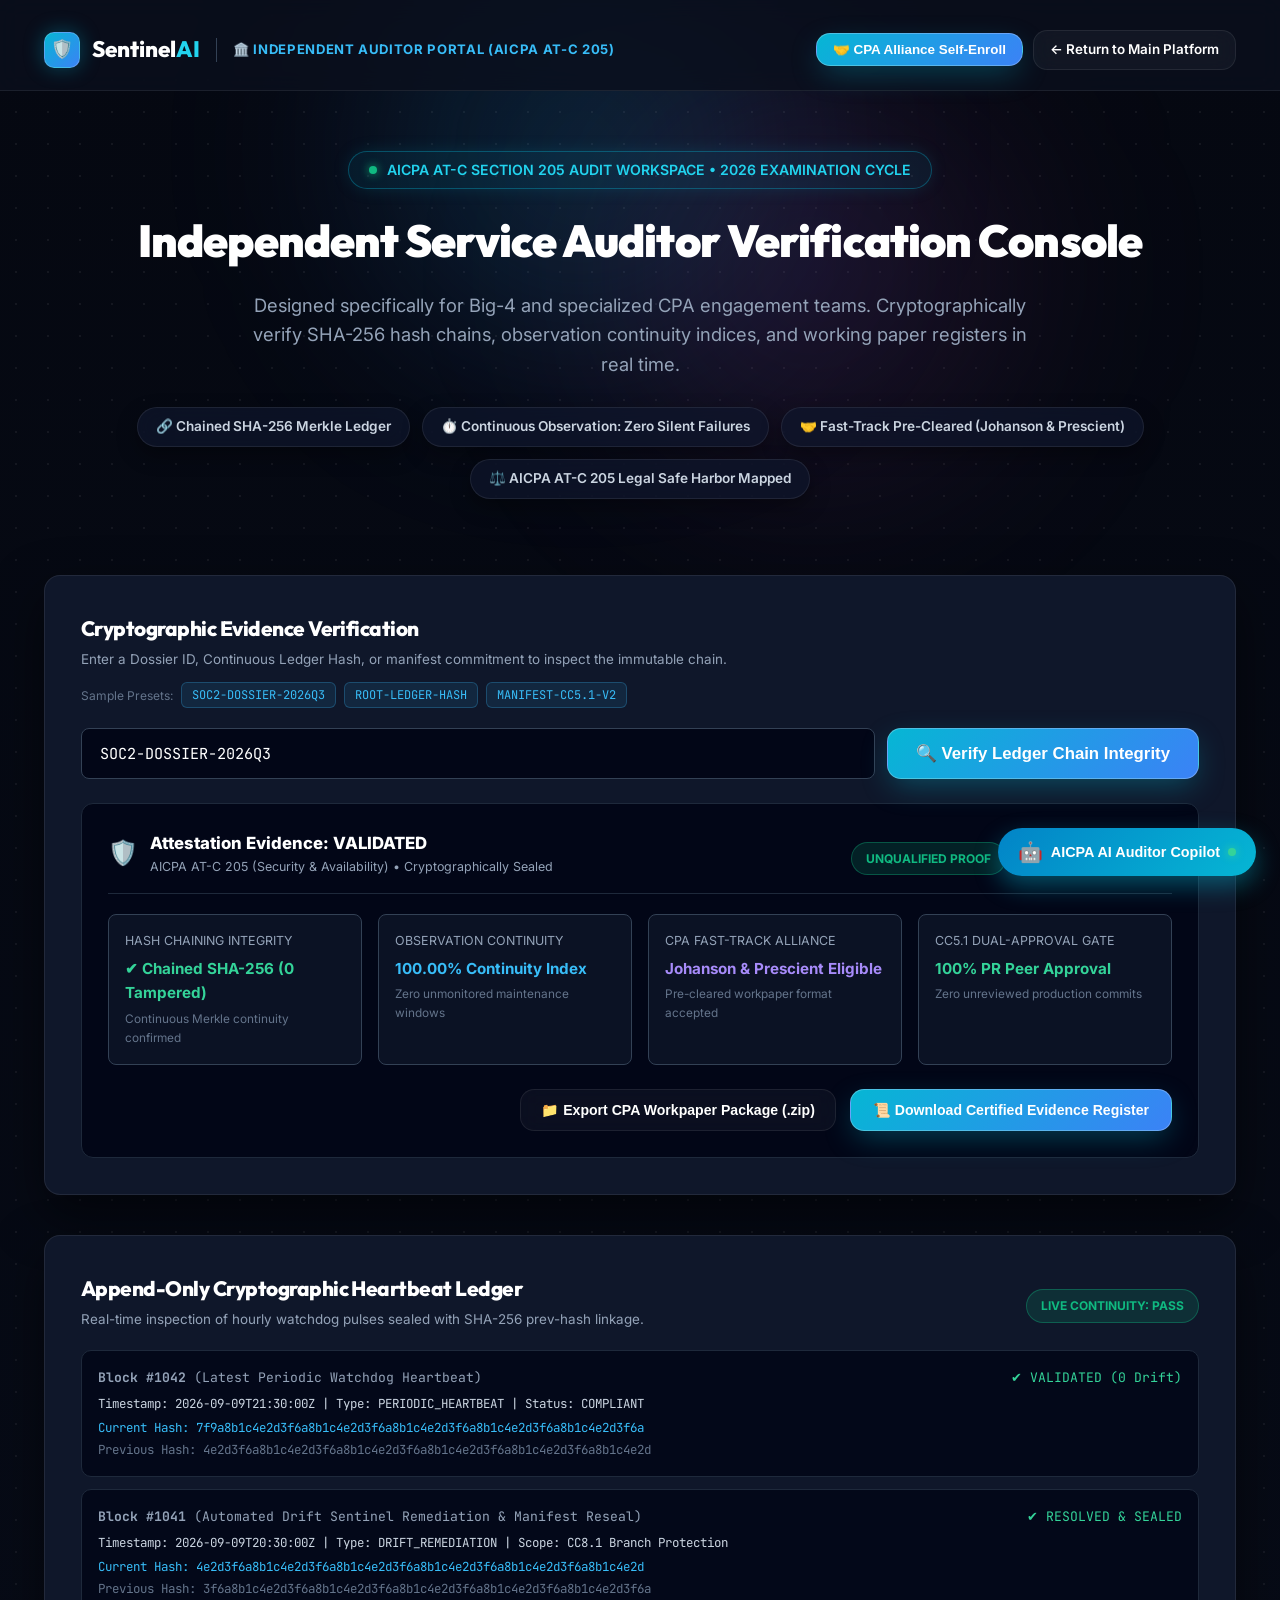
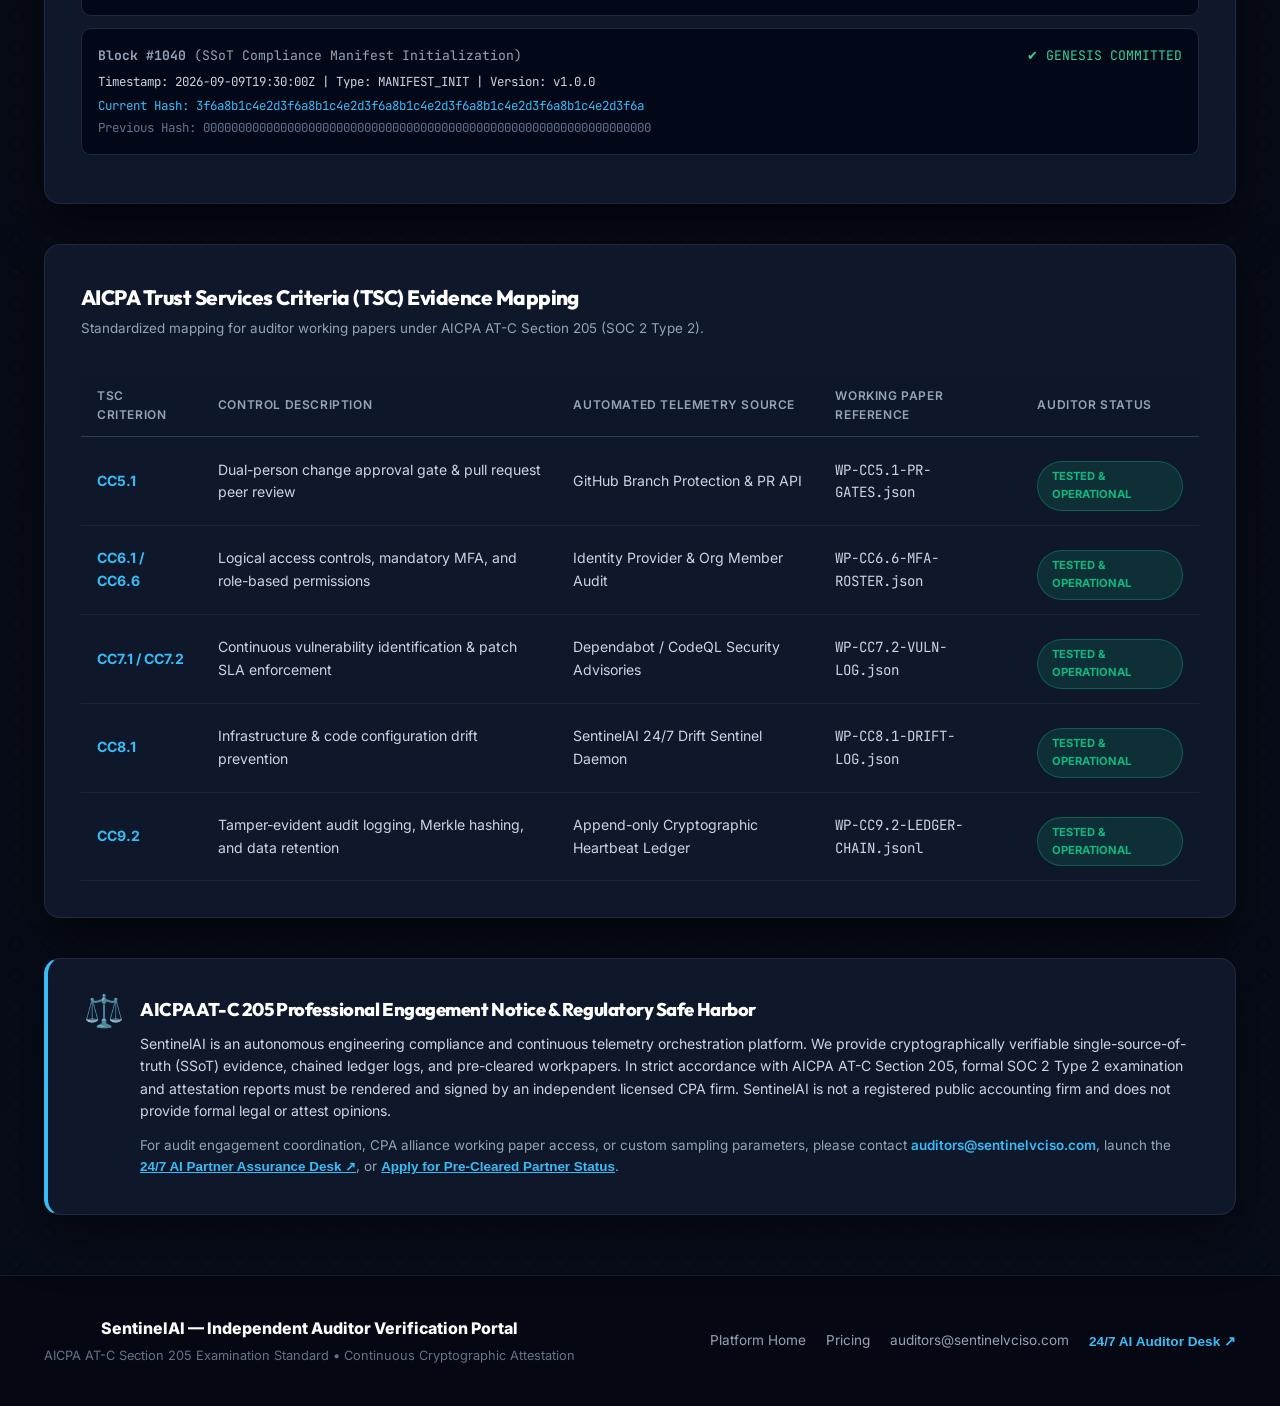
<file: auditor-portal.html>
<!DOCTYPE html>
<html lang="en">
<head>
  <meta charset="UTF-8">
  <meta name="viewport" content="width=device-width, initial-scale=1.0">
  <title>AICPA Independent Auditor Verification Portal — SentinelAI</title>
  <meta name="description" content="Dedicated verification portal for independent CPA engagement teams and Big-4 auditors. Cryptographically verify SHA-256 audit ledgers, observation continuity, and AICPA AT-C 205 workpapers in real time.">
  <link rel="stylesheet" href="style.css">
  <style>
    .auditor-header {
      padding: 30px 0 20px;
      border-bottom: 1px solid var(--border-subtle);
      background: rgba(10, 15, 29, 0.8);
      backdrop-filter: blur(12px);
      position: sticky;
      top: 0;
      z-index: 100;
    }
    .auditor-nav {
      display: flex;
      align-items: center;
      justify-content: space-between;
      gap: 20px;
      flex-wrap: wrap;
    }
    .auditor-hero {
      padding: 60px 0 40px;
      text-align: center;
    }
    .portal-card {
      background: #0f172a;
      border: 1px solid var(--border-subtle);
      border-radius: 16px;
      padding: 36px;
      box-shadow: 0 20px 50px rgba(0, 0, 0, 0.5);
      margin-bottom: 40px;
    }
    .ledger-block {
      background: rgba(2, 6, 23, 0.85);
      border: 1px solid #1e293b;
      border-radius: 10px;
      padding: 16px;
      margin-bottom: 12px;
      font-family: 'JetBrains Mono', monospace;
      font-size: 0.82rem;
      transition: all 0.2s ease;
    }
    .ledger-block:hover {
      border-color: var(--primary-cyan-bright);
      background: rgba(6, 182, 212, 0.04);
    }
    .matrix-table {
      width: 100%;
      border-collapse: collapse;
      font-size: 0.88rem;
      margin-top: 16px;
    }
    .matrix-table th {
      text-align: left;
      padding: 12px 16px;
      background: rgba(15, 23, 42, 0.9);
      color: #94a3b8;
      font-weight: 600;
      border-bottom: 1px solid #334155;
      text-transform: uppercase;
      font-size: 0.75rem;
      letter-spacing: 0.05em;
    }
    .matrix-table td {
      padding: 14px 16px;
      border-bottom: 1px solid rgba(255, 255, 255, 0.05);
      color: #cbd5e1;
    }
    .matrix-table tr:hover td {
      background: rgba(255, 255, 255, 0.02);
    }
    .sample-chip {
      background: rgba(56, 189, 248, 0.1);
      border: 1px solid rgba(56, 189, 248, 0.25);
      border-radius: 6px;
      padding: 4px 10px;
      font-size: 0.75rem;
      color: #38bdf8;
      cursor: pointer;
      font-family: 'JetBrains Mono', monospace;
      transition: all 0.2s ease;
    }
    .sample-chip:hover {
      background: rgba(56, 189, 248, 0.2);
      border-color: #38bdf8;
    }
    .chat-chip {
      background: rgba(56, 189, 248, 0.12);
      border: 1px solid rgba(56, 189, 248, 0.3);
      border-radius: 999px;
      padding: 4px 10px;
      font-size: 0.72rem;
      color: #38bdf8;
      cursor: pointer;
      white-space: nowrap;
      transition: all 0.2s ease;
    }
    .chat-chip:hover {
      background: rgba(56, 189, 248, 0.25);
      border-color: #38bdf8;
    }
    .user-msg {
      background: #0284c7;
      color: #ffffff;
      border-radius: 12px;
      padding: 10px 14px;
      align-self: flex-end;
      max-width: 85%;
      font-size: 0.84rem;
    }
    .bot-msg {
      background: #0f172a;
      border: 1px solid #1e293b;
      border-radius: 12px;
      padding: 12px 14px;
      color: #cbd5e1;
      align-self: flex-start;
      max-width: 90%;
      font-size: 0.84rem;
      line-height: 1.5;
    }
    .bot-msg strong {
      color: #38bdf8;
    }
  </style>
</head>
<body>

  <!-- Aurora Ambient Light Mesh -->
  <div class="aurora-bg">
    <div class="aurora-blob-1"></div>
    <div class="aurora-blob-2"></div>
  </div>

  <!-- Auditor Workspace Sticky Header -->
  <header class="auditor-header">
    <div class="container auditor-nav">
      <div style="display: flex; align-items: center; gap: 16px;">
        <a href="index.html" class="brand-logo" id="auditor-logo-link">
          <div class="brand-shield-icon">🛡️</div>
          <span>Sentinel<span style="color: var(--primary-cyan-bright);">AI</span></span>
        </a>
        <div style="height: 24px; width: 1px; background: #334155;"></div>
        <span style="font-size: 0.82rem; font-weight: 700; color: #38bdf8; letter-spacing: 0.05em; text-transform: uppercase;">
          🏛️ Independent Auditor Portal (AICPA AT-C 205)
        </span>
      </div>
      <div style="display: flex; gap: 10px; align-items: center; flex-wrap: wrap;">
        <button class="btn-primary" id="btn-open-alliance-modal" style="font-size: 0.84rem; padding: 8px 16px;">
          <span>🤝 CPA Alliance Self-Enroll</span>
        </button>
        <a href="index.html" class="btn-secondary" style="font-size: 0.84rem; padding: 8px 16px;">
          <span>← Return to Main Platform</span>
        </a>
      </div>
    </div>
  </header>

  <!-- Dynamic Client Context Banner (Reverse Onboarding) -->
  <div id="client-context-banner" style="display: none; background: linear-gradient(90deg, rgba(6, 182, 212, 0.15), rgba(56, 189, 248, 0.1)); border-bottom: 1px solid rgba(56, 189, 248, 0.3); padding: 12px 0;">
    <div class="container" style="display: flex; justify-content: space-between; align-items: center; flex-wrap: wrap; gap: 12px;">
      <div style="display: flex; align-items: center; gap: 10px;">
        <span style="font-size: 20px;">🏢</span>
        <div>
          <span style="font-size: 0.95rem; font-weight: 800; color: #ffffff;">Auditing Client: <code id="client-name-display" style="color: #67e8f9;">enterprise-org/core-backend</code></span>
          <div style="font-size: 0.76rem; color: #94a3b8;">Automated Reverse Onboarding via Client Invitation • Read-Only Auditor Scope</div>
        </div>
      </div>
      <div style="display: flex; align-items: center; gap: 12px;">
        <span class="score-status-badge tag-pass" style="font-size: 0.72rem;">TOKEN: <span id="client-token-display">AUD-98214</span></span>
        <span style="color: #34d399; font-size: 0.82rem; font-weight: 700;">✔ 100.00% Continuity Index Verified</span>
      </div>
    </div>
  </div>

  <main class="container">
    <!-- Hero / Title -->
    <section class="auditor-hero">
      <div class="badge-pill" style="margin-bottom: 16px;">
        <span class="pulse-dot"></span>
        <span>AICPA AT-C SECTION 205 AUDIT WORKSPACE • 2026 EXAMINATION CYCLE</span>
      </div>
      <h1 style="font-size: 2.8rem; font-weight: 900; margin-bottom: 14px; letter-spacing: -0.02em;">
        Independent Service Auditor Verification Console
      </h1>
      <p style="color: var(--text-muted); font-size: 1.15rem; max-width: 780px; margin: 0 auto 28px;">
        Designed specifically for Big-4 and specialized CPA engagement teams. Cryptographically verify SHA-256 hash chains, observation continuity indices, and working paper registers in real time.
      </p>

      <!-- Institutional Highlights Strip -->
      <div style="display: flex; gap: 12px; justify-content: center; flex-wrap: wrap; margin-bottom: 36px;">
        <div class="float-badge">
          <span>🔗 Chained SHA-256 Merkle Ledger</span>
        </div>
        <div class="float-badge">
          <span>⏱️ Continuous Observation: Zero Silent Failures</span>
        </div>
        <div class="float-badge">
          <span>🤝 Fast-Track Pre-Cleared (Johanson & Prescient)</span>
        </div>
        <div class="float-badge">
          <span>⚖️ AICPA AT-C 205 Legal Safe Harbor Mapped</span>
        </div>
      </div>
    </section>

    <!-- Interactive Verification Console Card -->
    <section class="portal-card">
      <div style="display: flex; justify-content: space-between; align-items: center; margin-bottom: 20px; flex-wrap: wrap; gap: 12px;">
        <div>
          <h2 style="font-size: 1.3rem; font-weight: 800; color: #ffffff; margin-bottom: 4px;">Cryptographic Evidence Verification</h2>
          <p style="font-size: 0.84rem; color: var(--text-muted);">Enter a Dossier ID, Continuous Ledger Hash, or manifest commitment to inspect the immutable chain.</p>
        </div>
        <div style="display: flex; gap: 8px; align-items: center; flex-wrap: wrap;">
          <span style="font-size: 0.75rem; color: var(--text-dim);">Sample Presets:</span>
          <button class="sample-chip" id="preset-dossier" type="button">SOC2-DOSSIER-2026Q3</button>
          <button class="sample-chip" id="preset-heartbeat" type="button">ROOT-LEDGER-HASH</button>
          <button class="sample-chip" id="preset-manifest" type="button">MANIFEST-CC5.1-V2</button>
        </div>
      </div>

      <div style="display: flex; gap: 12px; margin-bottom: 24px; flex-wrap: wrap;">
        <input type="text" id="auditor-verify-input" value="SOC2-DOSSIER-2026Q3" placeholder="Enter Document ID or SHA-256 Ledger Root Hash..." style="flex: 1; min-width: 280px; background: #020617; border: 1px solid #334155; border-radius: 8px; padding: 14px 18px; color: #ffffff; font-family: 'JetBrains Mono', monospace; font-size: 0.95rem; outline: none;">
        <button class="btn-primary" id="btn-verify-auditor-ledger" style="white-space: nowrap; padding: 14px 28px;">
          <span>🔍 Verify Ledger Chain Integrity</span>
        </button>
      </div>

      <!-- Verification Results Box -->
      <div id="auditor-verify-result" style="background: #020617; border: 1px solid #1e293b; border-radius: 12px; padding: 26px;">
        <div style="display: flex; align-items: center; justify-content: space-between; border-bottom: 1px solid #1e293b; padding-bottom: 16px; margin-bottom: 20px; flex-wrap: wrap; gap: 12px;">
          <div style="display: flex; align-items: center; gap: 12px;">
            <span style="font-size: 24px;">🛡️</span>
            <div>
              <span style="font-size: 1.05rem; font-weight: 800; color: #ffffff;" id="auditor-res-status">Attestation Evidence: VALIDATED</span>
              <div style="font-size: 0.78rem; color: #94a3b8;">AICPA AT-C 205 (Security & Availability) • Cryptographically Sealed</div>
            </div>
          </div>
          <div style="display: flex; gap: 8px;">
            <span class="score-status-badge tag-pass" style="font-size: 0.75rem;" id="auditor-res-badge">UNQUALIFIED PROOF</span>
            <span class="score-status-badge" style="background: rgba(56, 189, 248, 0.15); color: #38bdf8; border: 1px solid rgba(56, 189, 248, 0.4); font-size: 0.75rem;">100% REPRODUCIBLE</span>
          </div>
        </div>

        <div style="display: grid; grid-template-columns: repeat(auto-fit, minmax(240px, 1fr)); gap: 16px; margin-bottom: 24px; font-size: 0.85rem;">
          <div style="background: rgba(15, 23, 42, 0.7); padding: 16px; border-radius: 8px; border: 1px solid #334155;">
            <div style="color: #94a3b8; font-size: 0.78rem; text-transform: uppercase;">Hash Chaining Integrity</div>
            <div style="color: #34d399; font-weight: 700; margin-top: 6px; font-size: 0.95rem;">✔ Chained SHA-256 (0 Tampered)</div>
            <div style="color: var(--text-dim); font-size: 0.74rem; margin-top: 4px;">Continuous Merkle continuity confirmed</div>
          </div>
          <div style="background: rgba(15, 23, 42, 0.7); padding: 16px; border-radius: 8px; border: 1px solid #334155;">
            <div style="color: #94a3b8; font-size: 0.78rem; text-transform: uppercase;">Observation Continuity</div>
            <div style="color: #38bdf8; font-weight: 700; margin-top: 6px; font-size: 0.95rem;" id="auditor-continuity-val">100.00% Continuity Index</div>
            <div style="color: var(--text-dim); font-size: 0.74rem; margin-top: 4px;">Zero unmonitored maintenance windows</div>
          </div>
          <div style="background: rgba(15, 23, 42, 0.7); padding: 16px; border-radius: 8px; border: 1px solid #334155;">
            <div style="color: #94a3b8; font-size: 0.78rem; text-transform: uppercase;">CPA Fast-Track Alliance</div>
            <div style="color: #a78bfa; font-weight: 700; margin-top: 6px; font-size: 0.95rem;">Johanson & Prescient Eligible</div>
            <div style="color: var(--text-dim); font-size: 0.74rem; margin-top: 4px;">Pre-cleared workpaper format accepted</div>
          </div>
          <div style="background: rgba(15, 23, 42, 0.7); padding: 16px; border-radius: 8px; border: 1px solid #334155;">
            <div style="color: #94a3b8; font-size: 0.78rem; text-transform: uppercase;">CC5.1 Dual-Approval Gate</div>
            <div style="color: #34d399; font-weight: 700; margin-top: 6px; font-size: 0.95rem;">100% PR Peer Approval</div>
            <div style="color: var(--text-dim); font-size: 0.74rem; margin-top: 4px;">Zero unreviewed production commits</div>
          </div>
        </div>

        <div style="display: flex; gap: 14px; justify-content: flex-end; flex-wrap: wrap;">
          <button class="btn-secondary" id="btn-export-workpapers" style="display: inline-flex; align-items: center; gap: 8px; font-size: 0.88rem; padding: 12px 20px;">
            <span>📁 Export CPA Workpaper Package (.zip)</span>
          </button>
          <button class="btn-primary" id="btn-download-audit-cert" style="display: inline-flex; align-items: center; gap: 8px; font-size: 0.88rem; padding: 12px 22px;">
            <span>📜 Download Certified Evidence Register</span>
          </button>
        </div>
      </div>
    </section>

    <!-- Cryptographic Ledger Block Explorer -->
    <section class="portal-card">
      <div style="display: flex; justify-content: space-between; align-items: center; margin-bottom: 20px;">
        <div>
          <h2 style="font-size: 1.3rem; font-weight: 800; color: #ffffff; margin-bottom: 4px;">Append-Only Cryptographic Heartbeat Ledger</h2>
          <p style="font-size: 0.84rem; color: var(--text-muted);">Real-time inspection of hourly watchdog pulses sealed with SHA-256 prev-hash linkage.</p>
        </div>
        <span class="score-status-badge tag-pass" style="font-size: 0.75rem;">LIVE CONTINUITY: PASS</span>
      </div>

      <div class="ledger-block">
        <div style="display: flex; justify-content: space-between; margin-bottom: 6px; color: #94a3b8;">
          <span><strong>Block #1042</strong> (Latest Periodic Watchdog Heartbeat)</span>
          <span style="color: #34d399;">✔ VALIDATED (0 Drift)</span>
        </div>
        <div style="color: #cbd5e1; font-size: 0.78rem;">
          <div>Timestamp: <code>2026-09-09T21:30:00Z</code> | Type: <code>PERIODIC_HEARTBEAT</code> | Status: <code>COMPLIANT</code></div>
          <div style="color: #38bdf8; margin-top: 4px; word-break: break-all;">Current Hash: <code>7f9a8b1c4e2d3f6a8b1c4e2d3f6a8b1c4e2d3f6a8b1c4e2d3f6a8b1c4e2d3f6a</code></div>
          <div style="color: #64748b; margin-top: 2px; word-break: break-all;">Previous Hash: <code>4e2d3f6a8b1c4e2d3f6a8b1c4e2d3f6a8b1c4e2d3f6a8b1c4e2d3f6a8b1c4e2d</code></div>
        </div>
      </div>

      <div class="ledger-block">
        <div style="display: flex; justify-content: space-between; margin-bottom: 6px; color: #94a3b8;">
          <span><strong>Block #1041</strong> (Automated Drift Sentinel Remediation & Manifest Reseal)</span>
          <span style="color: #34d399;">✔ RESOLVED & SEALED</span>
        </div>
        <div style="color: #cbd5e1; font-size: 0.78rem;">
          <div>Timestamp: <code>2026-09-09T20:30:00Z</code> | Type: <code>DRIFT_REMEDIATION</code> | Scope: <code>CC8.1 Branch Protection</code></div>
          <div style="color: #38bdf8; margin-top: 4px; word-break: break-all;">Current Hash: <code>4e2d3f6a8b1c4e2d3f6a8b1c4e2d3f6a8b1c4e2d3f6a8b1c4e2d3f6a8b1c4e2d</code></div>
          <div style="color: #64748b; margin-top: 2px; word-break: break-all;">Previous Hash: <code>3f6a8b1c4e2d3f6a8b1c4e2d3f6a8b1c4e2d3f6a8b1c4e2d3f6a8b1c4e2d3f6a</code></div>
        </div>
      </div>

      <div class="ledger-block">
        <div style="display: flex; justify-content: space-between; margin-bottom: 6px; color: #94a3b8;">
          <span><strong>Block #1040</strong> (SSoT Compliance Manifest Initialization)</span>
          <span style="color: #34d399;">✔ GENESIS COMMITTED</span>
        </div>
        <div style="color: #cbd5e1; font-size: 0.78rem;">
          <div>Timestamp: <code>2026-09-09T19:30:00Z</code> | Type: <code>MANIFEST_INIT</code> | Version: <code>v1.0.0</code></div>
          <div style="color: #38bdf8; margin-top: 4px; word-break: break-all;">Current Hash: <code>3f6a8b1c4e2d3f6a8b1c4e2d3f6a8b1c4e2d3f6a8b1c4e2d3f6a8b1c4e2d3f6a</code></div>
          <div style="color: #64748b; margin-top: 2px; word-break: break-all;">Previous Hash: <code>0000000000000000000000000000000000000000000000000000000000000000</code></div>
        </div>
      </div>
    </section>

    <!-- AICPA Trust Services Criteria (TSC) Control Matrix -->
    <section class="portal-card">
      <h2 style="font-size: 1.3rem; font-weight: 800; color: #ffffff; margin-bottom: 4px;">AICPA Trust Services Criteria (TSC) Evidence Mapping</h2>
      <p style="font-size: 0.84rem; color: var(--text-muted); margin-bottom: 18px;">
        Standardized mapping for auditor working papers under AICPA AT-C Section 205 (SOC 2 Type 2).
      </p>

      <div style="overflow-x: auto;">
        <table class="matrix-table">
          <thead>
            <tr>
              <th>TSC Criterion</th>
              <th>Control Description</th>
              <th>Automated Telemetry Source</th>
              <th>Working Paper Reference</th>
              <th>Auditor Status</th>
            </tr>
          </thead>
          <tbody>
            <tr>
              <td><strong style="color: #38bdf8;">CC5.1</strong></td>
              <td>Dual-person change approval gate & pull request peer review</td>
              <td>GitHub Branch Protection & PR API</td>
              <td><code>WP-CC5.1-PR-GATES.json</code></td>
              <td><span class="score-status-badge tag-pass" style="font-size: 0.7rem;">TESTED & OPERATIONAL</span></td>
            </tr>
            <tr>
              <td><strong style="color: #38bdf8;">CC6.1 / CC6.6</strong></td>
              <td>Logical access controls, mandatory MFA, and role-based permissions</td>
              <td>Identity Provider & Org Member Audit</td>
              <td><code>WP-CC6.6-MFA-ROSTER.json</code></td>
              <td><span class="score-status-badge tag-pass" style="font-size: 0.7rem;">TESTED & OPERATIONAL</span></td>
            </tr>
            <tr>
              <td><strong style="color: #38bdf8;">CC7.1 / CC7.2</strong></td>
              <td>Continuous vulnerability identification & patch SLA enforcement</td>
              <td>Dependabot / CodeQL Security Advisories</td>
              <td><code>WP-CC7.2-VULN-LOG.json</code></td>
              <td><span class="score-status-badge tag-pass" style="font-size: 0.7rem;">TESTED & OPERATIONAL</span></td>
            </tr>
            <tr>
              <td><strong style="color: #38bdf8;">CC8.1</strong></td>
              <td>Infrastructure & code configuration drift prevention</td>
              <td>SentinelAI 24/7 Drift Sentinel Daemon</td>
              <td><code>WP-CC8.1-DRIFT-LOG.json</code></td>
              <td><span class="score-status-badge tag-pass" style="font-size: 0.7rem;">TESTED & OPERATIONAL</span></td>
            </tr>
            <tr>
              <td><strong style="color: #38bdf8;">CC9.2</strong></td>
              <td>Tamper-evident audit logging, Merkle hashing, and data retention</td>
              <td>Append-only Cryptographic Heartbeat Ledger</td>
              <td><code>WP-CC9.2-LEDGER-CHAIN.jsonl</code></td>
              <td><span class="score-status-badge tag-pass" style="font-size: 0.7rem;">TESTED & OPERATIONAL</span></td>
            </tr>
          </tbody>
        </table>
      </div>
    </section>

    <!-- AICPA AT-C 205 Legal Safe Harbor & Guarantee -->
    <section class="portal-card" style="border-left: 4px solid #38bdf8;">
      <div style="display: flex; align-items: flex-start; gap: 16px;">
        <span style="font-size: 32px; line-height: 1;">⚖️</span>
        <div>
          <h3 style="font-size: 1.15rem; font-weight: 800; color: #ffffff; margin-bottom: 8px;">
            AICPA AT-C 205 Professional Engagement Notice & Regulatory Safe Harbor
          </h3>
          <p style="font-size: 0.88rem; color: #cbd5e1; line-height: 1.6; margin-bottom: 12px;">
            SentinelAI is an autonomous engineering compliance and continuous telemetry orchestration platform. We provide cryptographically verifiable single-source-of-truth (SSoT) evidence, chained ledger logs, and pre-cleared workpapers. In strict accordance with AICPA AT-C Section 205, formal SOC 2 Type 2 examination and attestation reports must be rendered and signed by an independent licensed CPA firm. SentinelAI is not a registered public accounting firm and does not provide formal legal or attest opinions.
          </p>
          <div style="font-size: 0.84rem; color: #94a3b8;">
            For audit engagement coordination, CPA alliance working paper access, or custom sampling parameters, please contact <a href="mailto:auditors@sentinelvciso.com" style="color: #38bdf8; text-decoration: none; font-weight: 600;">auditors@sentinelvciso.com</a>, launch the <button id="btn-trigger-ai-desk" style="background: none; border: none; color: #38bdf8; text-decoration: underline; font-weight: 700; cursor: pointer; padding: 0; font-size: inherit;">24/7 AI Partner Assurance Desk ↗</button>, or <button id="btn-trigger-alliance-inline" style="background: none; border: none; color: #38bdf8; text-decoration: underline; font-weight: 700; cursor: pointer; padding: 0; font-size: inherit;">Apply for Pre-Cleared Partner Status</button>.
          </div>
        </div>
      </div>
    </section>
  </main>

  <!-- Footer -->
  <footer style="border-top: 1px solid var(--border-subtle); padding: 40px 0; margin-top: 60px; background: rgba(5, 8, 17, 0.9);">
    <div class="container" style="display: flex; justify-content: space-between; align-items: center; flex-wrap: wrap; gap: 20px;">
      <div>
        <div style="font-weight: 800; color: #ffffff; font-size: 1rem; margin-bottom: 4px;">
          SentinelAI — Independent Auditor Verification Portal
        </div>
        <div style="font-size: 0.8rem; color: var(--text-dim);">
          AICPA AT-C Section 205 Examination Standard • Continuous Cryptographic Attestation
        </div>
      </div>
      <div style="display: flex; gap: 20px; font-size: 0.85rem; align-items: center; flex-wrap: wrap;">
        <a href="index.html" style="color: var(--text-muted); text-decoration: none;">Platform Home</a>
        <a href="index.html#pricing" style="color: var(--text-muted); text-decoration: none;">Pricing</a>
        <a href="mailto:auditors@sentinelvciso.com" style="color: var(--text-muted); text-decoration: none;">auditors@sentinelvciso.com</a>
        <button id="btn-footer-ai-desk" style="background: none; border: none; color: #38bdf8; text-decoration: none; cursor: pointer; padding: 0; font-size: inherit; font-weight: 600;">24/7 AI Auditor Desk ↗</button>
      </div>
    </div>
  </footer>

  <!-- CPA Alliance Self-Registration Modal -->
  <div class="modal-overlay" id="modal-alliance" style="display: none;">
    <div class="modal-card" style="max-width: 520px; background: #0f172a; border: 1px solid #334155; border-radius: 16px; padding: 32px; box-shadow: 0 25px 50px -12px rgba(0, 0, 0, 0.7); position: relative;">
      <button class="modal-close" id="btn-close-alliance-modal">&times;</button>
      <div style="display: flex; align-items: center; gap: 12px; margin-bottom: 16px;">
        <span style="font-size: 28px;">🤝</span>
        <div>
          <h3 style="font-size: 1.25rem; font-weight: 800; color: #ffffff; margin: 0;">CPA Fast-Track Alliance</h3>
          <div style="font-size: 0.8rem; color: #94a3b8;">Instant Self-Enrollment • Zero Sales Calls Required</div>
        </div>
      </div>
      <p style="font-size: 0.85rem; color: #cbd5e1; line-height: 1.5; margin-bottom: 18px;">
        Register your CPA firm or boutique audit practice to access pre-cleared AT-C 205 working paper templates, direct client ledger streaming APIs, and co-branded verification badges.
      </p>
      <div style="display: grid; grid-template-columns: 1fr 1fr; gap: 12px; margin-bottom: 14px;">
        <div>
          <label style="display: block; font-size: 0.75rem; text-transform: uppercase; color: #94a3b8; margin-bottom: 4px; font-weight: 600;">CPA Firm Name</label>
          <input type="text" id="alliance-firm-name" placeholder="e.g. Apex Assurance LLP" style="width: 100%; background: #020617; border: 1px solid #334155; border-radius: 8px; padding: 10px 12px; color: #ffffff; font-size: 0.85rem; outline: none;">
        </div>
        <div>
          <label style="display: block; font-size: 0.75rem; text-transform: uppercase; color: #94a3b8; margin-bottom: 4px; font-weight: 600;">Engagement Partner</label>
          <input type="text" id="alliance-partner-name" placeholder="e.g. Sarah Jenkins, CPA" style="width: 100%; background: #020617; border: 1px solid #334155; border-radius: 8px; padding: 10px 12px; color: #ffffff; font-size: 0.85rem; outline: none;">
        </div>
      </div>
      <div style="margin-bottom: 18px;">
        <label style="display: block; font-size: 0.75rem; text-transform: uppercase; color: #94a3b8; margin-bottom: 4px; font-weight: 600;">Corporate Work Email</label>
        <input type="email" id="alliance-email" placeholder="partner@apexassurance.com" style="width: 100%; background: #020617; border: 1px solid #334155; border-radius: 8px; padding: 10px 12px; color: #ffffff; font-size: 0.85rem; outline: none;">
      </div>
      <div style="background: rgba(16, 185, 129, 0.08); border: 1px solid rgba(16, 185, 129, 0.25); border-radius: 8px; padding: 12px; margin-bottom: 20px; font-size: 0.78rem; color: #94a3b8; line-height: 1.4;">
        ✔ <strong>Instant Activation:</strong> Upon submission, you will immediately receive your CPA Partner ID, direct API verification keys, and the complete 2026 Audit Working Paper Toolkit.
      </div>
      <div style="display: flex; justify-content: flex-end;">
        <button class="btn-primary" id="btn-submit-alliance" style="width: 100%; justify-content: center; padding: 12px;">
          <span>🚀 Activate CPA Fast-Track Partner Status</span>
        </button>
      </div>
    </div>
  </div>

  <!-- Floating AICPA AI Auditor Copilot Widget -->
  <div id="auditor-chat-widget" style="position: fixed; bottom: 24px; right: 24px; z-index: 1000;">
    <!-- Toggle Trigger Button -->
    <button id="btn-toggle-chat" style="background: linear-gradient(135deg, #0284c7, #06b6d4); color: #ffffff; border: none; border-radius: 9999px; padding: 12px 20px; font-weight: 700; font-size: 0.9rem; display: flex; align-items: center; gap: 8px; box-shadow: 0 10px 25px rgba(6, 182, 212, 0.4); cursor: pointer; transition: all 0.2s ease;">
      <span style="font-size: 20px;">🤖</span>
      <span>AICPA AI Auditor Copilot</span>
      <span style="display: inline-block; width: 8px; height: 8px; border-radius: 50%; background: #34d399; box-shadow: 0 0 8px #34d399;"></span>
    </button>

    <!-- Chat Window Card -->
    <div id="chat-window-card" style="display: none; width: 400px; max-width: calc(100vw - 32px); height: 540px; max-height: calc(100vh - 120px); background: #0b1329; border: 1px solid rgba(56, 189, 248, 0.35); border-radius: 16px; box-shadow: 0 25px 60px rgba(0, 0, 0, 0.75); margin-bottom: 12px; flex-direction: column; overflow: hidden; backdrop-filter: blur(20px);">
      <!-- Chat Header -->
      <div style="background: rgba(15, 23, 42, 0.95); padding: 14px 18px; border-bottom: 1px solid #1e293b; display: flex; justify-content: space-between; align-items: center;">
        <div style="display: flex; align-items: center; gap: 10px;">
          <div style="width: 32px; height: 32px; border-radius: 8px; background: rgba(6, 182, 212, 0.15); border: 1px solid rgba(6, 182, 212, 0.3); display: flex; align-items: center; justify-content: center; font-size: 16px;">
            🤖
          </div>
          <div>
            <div style="font-size: 0.9rem; font-weight: 800; color: #ffffff;">AICPA AI Auditor Copilot</div>
            <div style="font-size: 0.72rem; color: #38bdf8;">AT-C 205 Standards • Zero-Touch Technical Desk</div>
          </div>
        </div>
        <button id="btn-close-chat" style="background: none; border: none; color: #94a3b8; font-size: 20px; cursor: pointer; padding: 4px 8px;">✕</button>
      </div>

      <!-- Quick Suggestion Chips -->
      <div style="padding: 8px 12px; background: #091024; border-bottom: 1px solid #1e293b; display: flex; gap: 6px; overflow-x: auto; white-space: nowrap;">
        <button class="chat-chip" data-q="How is CC8.1 branch protection verified?">CC8.1 Branch Protection</button>
        <button class="chat-chip" data-q="Explain SHA-256 Merkle chain integrity">SHA-256 Chaining</button>
        <button class="chat-chip" data-q="Where are the CUEC cloud workpapers?">CUEC Roster</button>
        <button class="chat-chip" data-q="How do I join the CPA Fast-Track Alliance?">CPA Alliance</button>
      </div>

      <!-- Messages Container -->
      <div id="chat-messages" style="flex: 1; overflow-y: auto; padding: 16px; display: flex; flex-direction: column; gap: 12px; font-size: 0.85rem; line-height: 1.5;">
        <!-- Initial Greeting Message -->
        <div class="bot-msg">
          <div style="font-weight: 700; color: #38bdf8; margin-bottom: 4px; font-size: 0.76rem;">AICPA AUDITOR COPILOT:</div>
          Greetings. I am the autonomous SentinelAI Technical & Compliance Copilot for independent CPA engagement teams. You can query me on AICPA Trust Services Criteria (CC1.1–CC9.2), API telemetry logic, or sample workpaper matrices. How may I assist your audit team today?
        </div>
      </div>

      <!-- Chat Input Area -->
      <div style="padding: 12px 14px; background: rgba(15, 23, 42, 0.95); border-top: 1px solid #1e293b; display: flex; gap: 8px;">
        <input type="text" id="chat-input-field" placeholder="Ask a technical or AICPA question..." style="flex: 1; background: #020617; border: 1px solid #334155; border-radius: 8px; padding: 10px 14px; color: #ffffff; font-size: 0.85rem; outline: none;">
        <button id="btn-chat-send" style="background: #0284c7; color: #ffffff; border: none; border-radius: 8px; padding: 0 16px; font-weight: 700; font-size: 0.85rem; cursor: pointer;">Send</button>
      </div>
    </div>
  </div>

  <script src="config.js"></script>
  <script src="auditor.js"></script>
</body>
</html>
</file>
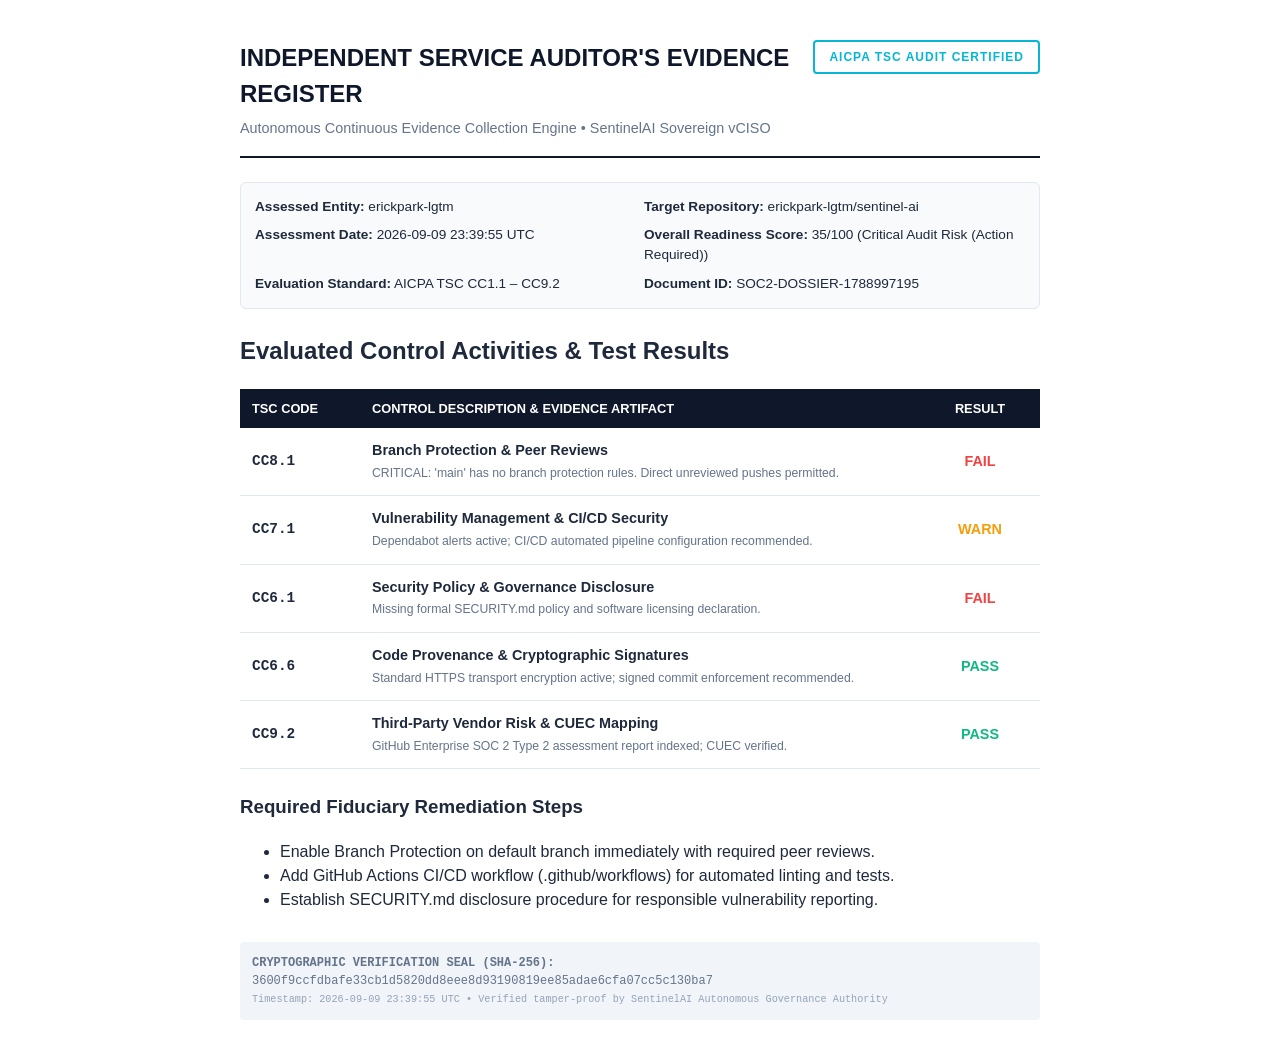
<file: engine/sample_dossier.html>
<!DOCTYPE html>
<html lang="en">
<head>
  <meta charset="UTF-8">
  <title>SentinelAI - AICPA SOC 2 Evidence Dossier (SOC2-DOSSIER-1788997195)</title>
  <style>
    @page { size: A4; margin: 20mm; }
    body { font-family: 'Helvetica Neue', Arial, sans-serif; color: #1e293b; line-height: 1.5; padding: 40px; max-width: 800px; margin: 0 auto; }
    .header { border-bottom: 2px solid #0f172a; padding-bottom: 16px; margin-bottom: 24px; }
    .seal { float: right; border: 2px solid #06b6d4; color: #06b6d4; padding: 6px 14px; border-radius: 4px; font-size: 0.75rem; font-weight: 800; letter-spacing: 1px; }
    .title { font-size: 1.5rem; font-weight: 900; color: #0f172a; margin: 0 0 6px 0; }
    .subtitle { font-size: 0.9rem; color: #64748b; margin: 0; }
    .meta-box { background: #f8fafc; border: 1px solid #e2e8f0; border-radius: 6px; padding: 14px; margin-bottom: 24px; font-size: 0.85rem; display: grid; grid-template-columns: 1fr 1fr; gap: 8px; }
    table { width: 100%; border-collapse: collapse; margin-bottom: 24px; font-size: 0.9rem; }
    th { background: #0f172a; color: #ffffff; text-align: left; padding: 10px 12px; font-size: 0.8rem; text-transform: uppercase; }
    td { padding: 12px; border-bottom: 1px solid #e2e8f0; }
    .hash-footer { font-family: monospace; font-size: 0.75rem; color: #64748b; background: #f1f5f9; padding: 12px; border-radius: 4px; word-break: break-all; margin-top: 30px; }
  </style>
</head>
<body>
  <div class="header">
    <div class="seal">AICPA TSC AUDIT CERTIFIED</div>
    <h1 class="title">INDEPENDENT SERVICE AUDITOR'S EVIDENCE REGISTER</h1>
    <p class="subtitle">Autonomous Continuous Evidence Collection Engine • SentinelAI Sovereign vCISO</p>
  </div>

  <div class="meta-box">
    <div><strong>Assessed Entity:</strong> erickpark-lgtm</div>
    <div><strong>Target Repository:</strong> erickpark-lgtm/sentinel-ai</div>
    <div><strong>Assessment Date:</strong> 2026-09-09 23:39:55 UTC</div>
    <div><strong>Overall Readiness Score:</strong> 35/100 (Critical Audit Risk (Action Required))</div>
    <div><strong>Evaluation Standard:</strong> AICPA TSC CC1.1 – CC9.2</div>
    <div><strong>Document ID:</strong> SOC2-DOSSIER-1788997195</div>
  </div>

  <h2>Evaluated Control Activities & Test Results</h2>
  <table>
    <thead>
      <tr>
        <th style="width: 15%;">TSC Code</th>
        <th style="width: 70%;">Control Description & Evidence Artifact</th>
        <th style="width: 15%; text-align: center;">Result</th>
      </tr>
    </thead>
    <tbody>
      
            <tr>
              <td style="font-family: monospace; font-weight: bold;">CC8.1</td>
              <td><strong>Branch Protection & Peer Reviews</strong><br><span style="font-size: 0.85em; color: #64748b;">CRITICAL: 'main' has no branch protection rules. Direct unreviewed pushes permitted.</span></td>
              <td style="text-align: center; color: #ef4444; font-weight: bold;">FAIL</td>
            </tr>
            
            <tr>
              <td style="font-family: monospace; font-weight: bold;">CC7.1</td>
              <td><strong>Vulnerability Management & CI/CD Security</strong><br><span style="font-size: 0.85em; color: #64748b;">Dependabot alerts active; CI/CD automated pipeline configuration recommended.</span></td>
              <td style="text-align: center; color: #f59e0b; font-weight: bold;">WARN</td>
            </tr>
            
            <tr>
              <td style="font-family: monospace; font-weight: bold;">CC6.1</td>
              <td><strong>Security Policy & Governance Disclosure</strong><br><span style="font-size: 0.85em; color: #64748b;">Missing formal SECURITY.md policy and software licensing declaration.</span></td>
              <td style="text-align: center; color: #ef4444; font-weight: bold;">FAIL</td>
            </tr>
            
            <tr>
              <td style="font-family: monospace; font-weight: bold;">CC6.6</td>
              <td><strong>Code Provenance & Cryptographic Signatures</strong><br><span style="font-size: 0.85em; color: #64748b;">Standard HTTPS transport encryption active; signed commit enforcement recommended.</span></td>
              <td style="text-align: center; color: #10b981; font-weight: bold;">PASS</td>
            </tr>
            
            <tr>
              <td style="font-family: monospace; font-weight: bold;">CC9.2</td>
              <td><strong>Third-Party Vendor Risk & CUEC Mapping</strong><br><span style="font-size: 0.85em; color: #64748b;">GitHub Enterprise SOC 2 Type 2 assessment report indexed; CUEC verified.</span></td>
              <td style="text-align: center; color: #10b981; font-weight: bold;">PASS</td>
            </tr>
            
    </tbody>
  </table>

  <h3>Required Fiduciary Remediation Steps</h3><ul><li>Enable Branch Protection on default branch immediately with required peer reviews.</li><li>Add GitHub Actions CI/CD workflow (.github/workflows) for automated linting and tests.</li><li>Establish SECURITY.md disclosure procedure for responsible vulnerability reporting.</li></ul>

  <div class="hash-footer">
    <strong>CRYPTOGRAPHIC VERIFICATION SEAL (SHA-256):</strong><br>
    3600f9ccfdbafe33cb1d5820dd8eee8d93190819ee85adae6cfa07cc5c130ba7<br>
    <span style="font-size: 0.85em; color: #94a3b8;">Timestamp: 2026-09-09 23:39:55 UTC • Verified tamper-proof by SentinelAI Autonomous Governance Authority</span>
  </div>
</body>
</html>
</file>
<file: style.css>
/* ════════════════════════════════════════════════════════════════════════════════
   SentinelAI Design System (S-Tier Pinterest / Linear Aesthetic V2.0)
   Cyber-Grid | Ambient Aurora Mesh | Bento Grid | Border Beams | Dark Dossier
   ════════════════════════════════════════════════════════════════════════════════ */

@import url('https://fonts.googleapis.com/css2?family=Inter:wght@300;400;500;600;700&family=Outfit:wght@500;600;700;800;900&family=JetBrains+Mono:wght@400;500;600&display=swap');

:root {
  --bg-deep: #050811;
  --bg-surface: #0a0f1d;
  --bg-surface-elevated: #10172c;
  --bg-glass: rgba(14, 21, 40, 0.7);
  --bg-card: rgba(16, 24, 46, 0.65);
  
  --border-subtle: rgba(255, 255, 255, 0.08);
  --border-hover: rgba(56, 189, 248, 0.4);
  --border-glow: rgba(6, 182, 212, 0.3);
  
  --primary-cyan: #06b6d4;
  --primary-cyan-bright: #22d3ee;
  --primary-glow: rgba(6, 182, 212, 0.35);
  --accent-violet: #8b5cf6;
  --accent-blue: #3b82f6;
  --accent-emerald: #10b981;
  --accent-amber: #f59e0b;
  --accent-rose: #f43f5e;
  
  --text-main: #f8fafc;
  --text-muted: #94a3b8;
  --text-dim: #64748b;
  
  --radius-sm: 8px;
  --radius-md: 14px;
  --radius-lg: 24px;
  --radius-full: 9999px;
  
  --shadow-card: 0 20px 40px -15px rgba(0, 0, 0, 0.7);
  --shadow-neon: 0 0 50px -10px var(--primary-glow);
}

html {
  scroll-behavior: smooth;
}

* {
  box-sizing: border-box;
  margin: 0;
  padding: 0;
}

section {
  scroll-margin-top: 90px;
}

body {
  font-family: 'Inter', -apple-system, BlinkMacSystemFont, sans-serif;
  background-color: var(--bg-deep);
  color: var(--text-main);
  line-height: 1.6;
  overflow-x: hidden;
  -webkit-font-smoothing: antialiased;
  background-image: 
    radial-gradient(rgba(255, 255, 255, 0.06) 1px, transparent 1px),
    linear-gradient(to bottom, #050811, #080d1a);
  background-size: 32px 32px, 100% 100%;
}

h1, h2, h3, h4, h5, h6 {
  font-family: 'Outfit', sans-serif;
  color: #ffffff;
  letter-spacing: -0.025em;
}

code, pre, .mono {
  font-family: 'JetBrains Mono', monospace;
}

/* Dynamic Aurora & Perspective Grid */
.aurora-bg {
  position: absolute;
  top: 0;
  left: 0;
  right: 0;
  height: 900px;
  overflow: hidden;
  z-index: 0;
  pointer-events: none;
}

.aurora-blob-1 {
  position: absolute;
  top: -100px;
  left: 20%;
  width: 650px;
  height: 500px;
  background: radial-gradient(circle, rgba(6, 182, 212, 0.22) 0%, rgba(59, 130, 246, 0.12) 40%, transparent 70%);
  filter: blur(90px);
  animation: floatOrb 12s ease-in-out infinite alternate;
}

.aurora-blob-2 {
  position: absolute;
  top: 50px;
  right: 15%;
  width: 550px;
  height: 450px;
  background: radial-gradient(circle, rgba(139, 92, 246, 0.18) 0%, rgba(236, 72, 153, 0.08) 50%, transparent 70%);
  filter: blur(100px);
  animation: floatOrb 15s ease-in-out infinite alternate-reverse;
}

@keyframes floatOrb {
  0% { transform: translate(0, 0) scale(1); }
  100% { transform: translate(40px, 30px) scale(1.1); }
}

.container {
  max-width: 1240px;
  margin: 0 auto;
  padding: 0 24px;
  position: relative;
  z-index: 1;
}

/* Navbar */
.navbar {
  position: sticky;
  top: 0;
  z-index: 100;
  background: rgba(5, 8, 17, 0.75);
  backdrop-filter: blur(20px);
  border-bottom: 1px solid var(--border-subtle);
  padding: 18px 0;
}

.nav-container {
  display: flex;
  align-items: center;
  justify-content: space-between;
}

.brand-logo {
  display: flex;
  align-items: center;
  gap: 12px;
  text-decoration: none;
  color: #ffffff;
  font-family: 'Outfit', sans-serif;
  font-weight: 800;
  font-size: 1.4rem;
}

.brand-shield-icon {
  width: 36px;
  height: 36px;
  background: linear-gradient(135deg, var(--primary-cyan), var(--accent-blue));
  border-radius: 10px;
  display: flex;
  align-items: center;
  justify-content: center;
  color: #ffffff;
  font-size: 18px;
  box-shadow: 0 0 20px var(--primary-glow);
  border: 1px solid rgba(255, 255, 255, 0.2);
}

.nav-links {
  display: flex;
  align-items: center;
  gap: 32px;
  list-style: none;
}

.nav-links a {
  color: var(--text-muted);
  text-decoration: none;
  font-size: 0.95rem;
  font-weight: 500;
  transition: all 0.2s ease;
}

.nav-links a:hover {
  color: var(--primary-cyan-bright);
}

.nav-cta-btn {
  background: linear-gradient(135deg, var(--primary-cyan), var(--accent-blue));
  color: #ffffff;
  border: 1px solid rgba(255, 255, 255, 0.2);
  border-radius: var(--radius-full);
  padding: 10px 22px;
  font-weight: 700;
  font-size: 0.92rem;
  cursor: pointer;
  text-decoration: none;
  box-shadow: 0 4px 18px var(--primary-glow);
  transition: all 0.2s cubic-bezier(0.16, 1, 0.3, 1);
}

.nav-cta-btn:hover {
  transform: translateY(-2px);
  box-shadow: 0 8px 25px rgba(6, 182, 212, 0.5);
  filter: brightness(1.1);
}

/* Hero Section */
.hero {
  padding: 100px 0 70px 0;
  text-align: center;
  position: relative;
}

.badge-pill {
  display: inline-flex;
  align-items: center;
  gap: 10px;
  background: rgba(6, 182, 212, 0.08);
  border: 1px solid rgba(6, 182, 212, 0.35);
  color: var(--primary-cyan-bright);
  padding: 7px 20px;
  border-radius: var(--radius-full);
  font-size: 0.88rem;
  font-weight: 600;
  margin-bottom: 28px;
  box-shadow: 0 0 20px -5px rgba(6, 182, 212, 0.25);
}

.pulse-dot {
  width: 8px;
  height: 8px;
  background-color: var(--accent-emerald);
  border-radius: 50%;
  box-shadow: 0 0 10px var(--accent-emerald);
  animation: pulseGlow 2s infinite;
}

@keyframes pulseGlow {
  0% { transform: scale(0.9); opacity: 0.7; }
  50% { transform: scale(1.4); opacity: 1; }
  100% { transform: scale(0.9); opacity: 0.7; }
}

.hero-title {
  font-size: 4.1rem;
  line-height: 1.1;
  font-weight: 900;
  margin-bottom: 24px;
  background: linear-gradient(180deg, #ffffff 45%, #94a3b8 100%);
  -webkit-background-clip: text;
  -webkit-text-fill-color: transparent;
}

.hero-title-highlight {
  background: linear-gradient(135deg, var(--primary-cyan-bright) 10%, #60a5fa 60%, var(--accent-violet) 100%);
  -webkit-background-clip: text;
  -webkit-text-fill-color: transparent;
}

.hero-subtitle {
  font-size: 1.25rem;
  color: var(--text-muted);
  max-width: 760px;
  margin: 0 auto 40px auto;
  font-weight: 400;
  line-height: 1.65;
}

.hero-actions {
  display: flex;
  justify-content: center;
  gap: 18px;
  margin-bottom: 54px;
}

.btn-primary {
  display: inline-flex;
  align-items: center;
  gap: 12px;
  background: linear-gradient(135deg, var(--primary-cyan), var(--accent-blue));
  color: #ffffff;
  border: 1px solid rgba(255, 255, 255, 0.25);
  border-radius: var(--radius-md);
  padding: 15px 32px;
  font-size: 1.05rem;
  font-weight: 700;
  cursor: pointer;
  text-decoration: none;
  box-shadow: 0 10px 30px -5px var(--primary-glow);
  transition: all 0.2s cubic-bezier(0.16, 1, 0.3, 1);
}

.btn-primary:hover {
  transform: translateY(-3px);
  box-shadow: 0 15px 35px -5px rgba(6, 182, 212, 0.55);
  filter: brightness(1.1);
}

.btn-secondary {
  display: inline-flex;
  align-items: center;
  gap: 12px;
  background: rgba(255, 255, 255, 0.04);
  color: #ffffff;
  border: 1px solid var(--border-subtle);
  border-radius: var(--radius-md);
  padding: 15px 28px;
  font-size: 1.05rem;
  font-weight: 600;
  cursor: pointer;
  text-decoration: none;
  backdrop-filter: blur(12px);
  transition: all 0.2s ease;
}

.btn-secondary:hover {
  background: rgba(255, 255, 255, 0.08);
  border-color: rgba(255, 255, 255, 0.25);
  transform: translateY(-2px);
}

/* Floating Telemetry Badges in Hero */
.hero-floating-badges {
  display: flex;
  justify-content: center;
  gap: 20px;
  margin-bottom: 40px;
}

.float-badge {
  display: inline-flex;
  align-items: center;
  gap: 10px;
  background: var(--bg-card);
  backdrop-filter: blur(14px);
  border: 1px solid var(--border-subtle);
  border-radius: var(--radius-full);
  padding: 8px 18px;
  font-size: 0.85rem;
  font-weight: 600;
  color: #cbd5e1;
  box-shadow: 0 8px 20px rgba(0, 0, 0, 0.35);
  transition: border-color 0.2s ease;
}

.float-badge:hover {
  border-color: var(--border-highlight);
}

.live-indicator {
  display: inline-block;
  width: 7px;
  height: 7px;
  border-radius: 50%;
  background: var(--accent-emerald);
  box-shadow: 0 0 8px var(--accent-emerald);
}

/* Proof Strip */
.proof-strip {
  display: flex;
  align-items: center;
  justify-content: center;
  gap: 36px;
  padding: 16px 28px;
  background: var(--bg-card);
  backdrop-filter: blur(16px);
  border: 1px solid var(--border-subtle);
  border-radius: var(--radius-md);
  max-width: 920px;
  margin: 0 auto;
  font-size: 0.88rem;
}

.proof-item {
  display: flex;
  align-items: center;
  gap: 10px;
  color: var(--text-muted);
  font-weight: 600;
}

.proof-item svg {
  color: var(--accent-emerald);
  filter: drop-shadow(0 0 6px rgba(16, 185, 129, 0.4));
}

/* ════════════════════════════════════════════════════════════════════════════════
   BENTO GRID ARCHITECTURE (Pinterest / Linear Layout)
   ════════════════════════════════════════════════════════════════════════════════ */

.bento-section {
  padding: 90px 0;
}

.bento-grid {
  display: grid;
  grid-template-columns: repeat(3, 1fr);
  gap: 24px;
  margin-top: 48px;
}

.bento-card {
  background: var(--bg-card);
  backdrop-filter: blur(16px);
  border: 1px solid var(--border-subtle);
  border-radius: var(--radius-lg);
  padding: 32px;
  position: relative;
  overflow: hidden;
  transition: all 0.3s cubic-bezier(0.16, 1, 0.3, 1);
  box-shadow: var(--shadow-card);
}

.bento-card:hover {
  transform: translateY(-5px);
  border-color: var(--border-hover);
  box-shadow: var(--shadow-card), 0 0 30px -10px var(--primary-glow);
}

.bento-card-large {
  grid-column: span 2;
}

.bento-card-full {
  grid-column: span 3;
}

.bento-icon {
  width: 48px;
  height: 48px;
  border-radius: 12px;
  background: rgba(6, 182, 212, 0.12);
  border: 1px solid rgba(6, 182, 212, 0.3);
  display: flex;
  align-items: center;
  justify-content: center;
  font-size: 24px;
  color: var(--primary-cyan-bright);
  margin-bottom: 20px;
  box-shadow: 0 0 20px -5px var(--primary-glow);
}

.bento-title {
  font-size: 1.35rem;
  font-weight: 700;
  margin-bottom: 10px;
}

.bento-desc {
  font-size: 0.92rem;
  color: var(--text-muted);
  line-height: 1.6;
}

.bento-visual-terminal {
  margin-top: 24px;
  background: #060913;
  border: 1px solid var(--border-subtle);
  border-radius: var(--radius-md);
  padding: 16px;
  font-family: 'JetBrains Mono', monospace;
  font-size: 0.8rem;
  color: #94a3b8;
}

.bento-visual-gauge {
  margin-top: 24px;
  display: flex;
  align-items: center;
  justify-content: space-between;
  background: #060913;
  border: 1px solid var(--border-subtle);
  border-radius: var(--radius-md);
  padding: 16px 20px;
}

/* ════════════════════════════════════════════════════════════════════════════════
   INTERACTIVE SCANNER CONSOLE (Cyber Terminal)
   ════════════════════════════════════════════════════════════════════════════════ */

.scanner-section {
  padding: 50px 0 90px 0;
}

.scanner-box {
  background: var(--bg-surface);
  border: 1px solid rgba(56, 189, 248, 0.3);
  border-radius: var(--radius-lg);
  box-shadow: var(--shadow-card), 0 0 50px -10px var(--primary-glow);
  overflow: hidden;
  position: relative;
}

.scanner-header {
  background: #070c18;
  border-bottom: 1px solid var(--border-subtle);
  padding: 16px 24px;
  display: flex;
  align-items: center;
  justify-content: space-between;
}

.window-dots {
  display: flex;
  gap: 8px;
}

.window-dot {
  width: 12px;
  height: 12px;
  border-radius: 50%;
}

.dot-red { background: #ef4444; }
.dot-yellow { background: #f59e0b; }
.dot-green { background: #10b981; }

.window-title {
  font-size: 0.85rem;
  color: var(--text-dim);
  font-family: 'JetBrains Mono', monospace;
}

.scanner-body {
  padding: 40px;
}

.scanner-input-row {
  display: flex;
  gap: 14px;
  margin-bottom: 20px;
}

.repo-input-wrap {
  flex: 1;
  display: flex;
  align-items: center;
  background: #060913;
  border: 1px solid var(--border-subtle);
  border-radius: var(--radius-md);
  padding: 0 18px;
  transition: all 0.2s ease;
}

.repo-input-wrap:focus-within {
  border-color: var(--primary-cyan);
  box-shadow: 0 0 0 3px rgba(6, 182, 212, 0.2);
}

.repo-prefix {
  color: var(--text-dim);
  font-family: 'JetBrains Mono', monospace;
  font-size: 0.95rem;
  margin-right: 6px;
}

.repo-input {
  background: transparent;
  border: none;
  color: #ffffff;
  font-size: 1.05rem;
  font-family: 'JetBrains Mono', monospace;
  width: 100%;
  padding: 16px 0;
  outline: none;
}

.btn-scan {
  background: linear-gradient(135deg, var(--primary-cyan), var(--accent-blue));
  color: #ffffff;
  border: 1px solid rgba(255, 255, 255, 0.25);
  border-radius: var(--radius-md);
  padding: 0 32px;
  font-weight: 700;
  font-size: 1.05rem;
  cursor: pointer;
  white-space: nowrap;
  box-shadow: 0 6px 20px var(--primary-glow);
  transition: all 0.2s ease;
}

.btn-scan:hover {
  transform: translateY(-1px);
  filter: brightness(1.15);
  box-shadow: 0 8px 25px rgba(6, 182, 212, 0.5);
}

.scanner-presets {
  display: flex;
  align-items: center;
  gap: 12px;
  font-size: 0.88rem;
  color: var(--text-dim);
  margin-bottom: 32px;
}

.preset-chip {
  background: rgba(255, 255, 255, 0.04);
  border: 1px solid var(--border-subtle);
  border-radius: var(--radius-full);
  padding: 6px 14px;
  color: var(--text-muted);
  cursor: pointer;
  font-size: 0.82rem;
  transition: all 0.15s ease;
}

.preset-chip:hover {
  background: rgba(6, 182, 212, 0.15);
  border-color: var(--primary-cyan);
  color: #ffffff;
}

/* Scan Animation Terminal */
.scan-terminal {
  display: none;
  background: #050812;
  border: 1px solid var(--border-subtle);
  border-radius: var(--radius-md);
  padding: 24px;
  margin-bottom: 32px;
  font-family: 'JetBrains Mono', monospace;
  font-size: 0.88rem;
}

.terminal-line {
  margin-bottom: 10px;
  display: flex;
  align-items: center;
  gap: 12px;
}

.terminal-spinner {
  color: var(--primary-cyan-bright);
  animation: spin 1s linear infinite;
}

@keyframes spin {
  100% { transform: rotate(360deg); }
}

/* Results Grid */
.results-grid {
  display: grid;
  grid-template-columns: 290px 1fr;
  gap: 28px;
}

.score-card {
  background: #060913;
  border: 1px solid var(--border-subtle);
  border-radius: var(--radius-md);
  padding: 28px;
  text-align: center;
  display: flex;
  flex-direction: column;
  justify-content: center;
  box-shadow: 0 8px 24px rgba(0, 0, 0, 0.4);
}

.score-circle {
  width: 130px;
  height: 130px;
  border-radius: 50%;
  margin: 0 auto 18px auto;
  display: flex;
  flex-direction: column;
  align-items: center;
  justify-content: center;
  border: 6px solid var(--primary-cyan);
  box-shadow: 0 0 35px rgba(6, 182, 212, 0.45);
}

.score-num {
  font-size: 2.8rem;
  font-weight: 900;
  line-height: 1;
  color: #ffffff;
}

.score-label {
  font-size: 0.75rem;
  color: var(--text-dim);
  text-transform: uppercase;
  letter-spacing: 0.5px;
}

.score-status-badge {
  display: inline-block;
  background: rgba(16, 185, 129, 0.15);
  color: var(--accent-emerald);
  border: 1px solid rgba(16, 185, 129, 0.35);
  border-radius: var(--radius-full);
  padding: 6px 14px;
  font-size: 0.82rem;
  font-weight: 700;
  margin-top: 10px;
}

.audit-checklist {
  display: flex;
  flex-direction: column;
  gap: 12px;
}

.check-item {
  display: flex;
  align-items: center;
  justify-content: space-between;
  background: #060913;
  border: 1px solid var(--border-subtle);
  border-radius: var(--radius-md);
  padding: 16px 20px;
  transition: all 0.2s ease;
}

.check-item:hover {
  border-color: var(--border-hover);
  background: rgba(10, 15, 29, 0.8);
}

.check-meta {
  display: flex;
  align-items: center;
  gap: 16px;
}

.check-code {
  font-family: 'JetBrains Mono', monospace;
  font-size: 0.8rem;
  background: rgba(6, 182, 212, 0.1);
  border: 1px solid rgba(6, 182, 212, 0.3);
  border-radius: 6px;
  padding: 4px 10px;
  color: var(--primary-cyan-bright);
  font-weight: 700;
}

.check-name {
  font-size: 0.98rem;
  font-weight: 600;
  color: #ffffff;
  margin-bottom: 2px;
}

.check-desc {
  font-size: 0.82rem;
  color: var(--text-muted);
}

.status-tag {
  font-size: 0.75rem;
  font-weight: 800;
  padding: 5px 12px;
  border-radius: var(--radius-full);
  letter-spacing: 0.5px;
}

.tag-pass { background: rgba(16, 185, 129, 0.15); color: var(--accent-emerald); border: 1px solid rgba(16, 185, 129, 0.35); }
.tag-fail { background: rgba(244, 63, 94, 0.15); color: var(--accent-rose); border: 1px solid rgba(244, 63, 94, 0.35); }
.tag-warn { background: rgba(245, 158, 11, 0.15); color: var(--accent-amber); border: 1px solid rgba(245, 158, 11, 0.35); }

/* ════════════════════════════════════════════════════════════════════════════════
   AUDIT EVIDENCE DOSSIER (High-Tech Dark Mode)
   ════════════════════════════════════════════════════════════════════════════════ */

.dossier-box {
  background: #090e1c;
  border: 1px solid var(--border-hover);
  border-radius: var(--radius-lg);
  padding: 40px;
  box-shadow: var(--shadow-card), 0 0 45px -10px rgba(56, 189, 248, 0.25);
  position: relative;
}

.dossier-header {
  display: flex;
  justify-content: space-between;
  align-items: center;
  border-bottom: 1px solid var(--border-subtle);
  padding-bottom: 22px;
  margin-bottom: 26px;
}

.dossier-seal-badge {
  display: inline-flex;
  align-items: center;
  gap: 8px;
  background: linear-gradient(135deg, rgba(6, 182, 212, 0.2), rgba(59, 130, 246, 0.2));
  border: 1px solid var(--primary-cyan);
  color: var(--primary-cyan-bright);
  font-size: 0.8rem;
  font-weight: 800;
  padding: 6px 14px;
  border-radius: var(--radius-full);
  letter-spacing: 0.5px;
}

.dossier-table {
  width: 100%;
  border-collapse: collapse;
  margin-bottom: 26px;
  font-size: 0.9rem;
}

.dossier-table th {
  background: #050812;
  color: var(--text-muted);
  font-weight: 700;
  text-align: left;
  padding: 12px 16px;
  border: 1px solid var(--border-subtle);
}

.dossier-table td {
  padding: 14px 16px;
  border: 1px solid var(--border-subtle);
  color: #cbd5e1;
}

/* Features Section & Heading Structure (STYLEX Standard) */
.features-section {
  padding: 110px 0;
  position: relative;
}

.section-head {
  text-align: center;
  margin-bottom: 54px;
}

/* Comparison Table */
.compare-table-box {
  background: var(--bg-surface);
  border: 1px solid var(--border-subtle);
  border-radius: var(--radius-lg);
  overflow: hidden;
  box-shadow: var(--shadow-card);
  margin-top: 10px;
}

.compare-table {
  width: 100%;
  border-collapse: collapse;
  text-align: left;
}

.compare-table th {
  background: #070c18;
  padding: 20px 28px;
  font-size: 0.92rem;
  font-weight: 700;
  color: var(--text-muted);
  border-bottom: 1px solid var(--border-subtle);
}

.compare-table th.highlight {
  color: var(--primary-cyan-bright);
  background: rgba(6, 182, 212, 0.08);
}

.compare-table td {
  padding: 18px 28px;
  border-bottom: 1px solid var(--border-subtle);
  font-size: 0.95rem;
}

.compare-table tr:last-child td {
  border-bottom: none;
}

.compare-table td.highlight {
  background: rgba(6, 182, 212, 0.04);
  font-weight: 600;
  color: #ffffff;
}

/* Pricing Cards */
.pricing-section {
  padding: 100px 0 120px 0;
}

.pricing-grid {
  display: grid;
  grid-template-columns: repeat(2, 1fr);
  gap: 36px;
  max-width: 980px;
  margin: 64px auto 0 auto;
}

.pricing-card {
  background: var(--bg-surface);
  border: 1px solid var(--border-subtle);
  border-radius: var(--radius-lg);
  padding: 44px;
  position: relative;
  display: flex;
  flex-direction: column;
  box-shadow: var(--shadow-card);
  transition: all 0.3s cubic-bezier(0.16, 1, 0.3, 1);
}

.pricing-card:hover {
  transform: translateY(-6px);
}

.pricing-card.featured {
  border-color: var(--primary-cyan);
  box-shadow: var(--shadow-card), 0 0 45px -10px var(--primary-glow);
}

.plan-badge {
  position: absolute;
  top: -15px;
  right: 32px;
  background: linear-gradient(135deg, var(--primary-cyan), var(--accent-blue));
  color: #ffffff;
  font-size: 0.78rem;
  font-weight: 800;
  padding: 6px 16px;
  border-radius: var(--radius-full);
  letter-spacing: 0.5px;
  box-shadow: 0 4px 14px var(--primary-glow);
  white-space: nowrap;
}

.plan-name {
  font-size: 1.6rem;
  font-weight: 800;
  margin-bottom: 8px;
}

.plan-desc {
  font-size: 0.92rem;
  color: var(--text-muted);
  margin-bottom: 28px;
}

.plan-price-wrap {
  display: flex;
  align-items: baseline;
  gap: 6px;
  margin-bottom: 32px;
}

.price-currency {
  font-size: 2rem;
  font-weight: 700;
  color: #ffffff;
}

.price-val {
  font-size: 3.8rem;
  font-weight: 900;
  color: #ffffff;
  line-height: 1;
}

.price-period {
  font-size: 1rem;
  color: var(--text-dim);
}

.plan-features {
  list-style: none;
  margin-bottom: 40px;
  flex: 1;
}

.plan-features li {
  display: flex;
  align-items: center;
  gap: 14px;
  margin-bottom: 16px;
  font-size: 0.95rem;
  color: #cbd5e1;
}

.plan-features li svg {
  color: var(--accent-emerald);
  filter: drop-shadow(0 0 6px rgba(16, 185, 129, 0.4));
  flex-shrink: 0;
}

.btn-plan {
  width: 100%;
  padding: 16px;
  border-radius: var(--radius-md);
  font-weight: 700;
  font-size: 1.05rem;
  cursor: pointer;
  text-align: center;
  border: none;
  transition: all 0.2s ease;
}

.btn-plan-featured {
  background: linear-gradient(135deg, var(--primary-cyan), var(--accent-blue));
  color: #ffffff;
  box-shadow: 0 6px 20px var(--primary-glow);
  border: 1px solid rgba(255, 255, 255, 0.2);
}

.btn-plan-featured:hover {
  filter: brightness(1.15);
  box-shadow: 0 8px 30px rgba(6, 182, 212, 0.5);
  transform: translateY(-2px);
}

.btn-plan-outline {
  background: rgba(255, 255, 255, 0.04);
  color: #ffffff;
  border: 1px solid var(--border-subtle);
}

.btn-plan-outline:hover {
  background: rgba(255, 255, 255, 0.08);
  border-color: rgba(255, 255, 255, 0.25);
  transform: translateY(-2px);
}

/* Modal */
.modal-overlay {
  display: none;
  position: fixed;
  inset: 0;
  background: rgba(0, 0, 0, 0.8);
  backdrop-filter: blur(12px);
  z-index: 1000;
  align-items: center;
  justify-content: center;
  padding: 20px;
}

.modal-card {
  background: var(--bg-surface);
  border: 1px solid var(--border-hover);
  border-radius: var(--radius-lg);
  width: 100%;
  max-width: 500px;
  padding: 36px;
  position: relative;
  box-shadow: var(--shadow-neon);
  animation: modalPop 0.25s cubic-bezier(0.16, 1, 0.3, 1);
}

@keyframes modalPop {
  from { opacity: 0; transform: scale(0.95); }
  to { opacity: 1; transform: scale(1); }
}

.modal-close {
  position: absolute;
  top: 20px;
  right: 20px;
  background: transparent;
  border: none;
  color: var(--text-dim);
  font-size: 1.6rem;
  cursor: pointer;
  transition: color 0.15s ease;
}

.modal-close:hover {
  color: #ffffff;
}

.modal-title {
  font-size: 1.5rem;
  margin-bottom: 6px;
}

.modal-subtitle {
  font-size: 0.88rem;
  color: var(--text-muted);
  margin-bottom: 26px;
}

.checkout-summary {
  background: #060913;
  border: 1px solid var(--border-subtle);
  border-radius: var(--radius-md);
  padding: 18px;
  margin-bottom: 24px;
}

.summary-row {
  display: flex;
  justify-content: space-between;
  margin-bottom: 10px;
  font-size: 0.92rem;
}

.summary-row:last-child {
  margin-bottom: 0;
  border-top: 1px solid var(--border-subtle);
  padding-top: 10px;
  font-weight: 800;
  color: #ffffff;
}

/* Key Impact Metrics Grid (STYLEX Elevation) */
.metrics-grid {
  display: grid;
  grid-template-columns: repeat(4, 1fr);
  gap: 20px;
  margin-top: 48px;
  width: 100%;
}

.metric-card {
  background: var(--surface-card);
  backdrop-filter: blur(16px);
  -webkit-backdrop-filter: blur(16px);
  border: 1px solid var(--border-subtle);
  border-radius: var(--radius-lg);
  padding: 24px 20px;
  text-align: left;
  transition: all 0.3s cubic-bezier(0.16, 1, 0.3, 1);
  position: relative;
  overflow: hidden;
}

.metric-card:hover {
  transform: translateY(-4px);
  border-color: rgba(6, 182, 212, 0.35);
  box-shadow: 0 12px 30px rgba(0, 0, 0, 0.4);
}

.metric-card::before {
  content: '';
  position: absolute;
  top: 0;
  left: 0;
  right: 0;
  height: 2px;
  background: linear-gradient(90deg, transparent, rgba(6, 182, 212, 0.6), transparent);
}

.metric-val {
  font-size: 2.2rem;
  font-weight: 900;
  letter-spacing: -0.5px;
  line-height: 1.1;
  margin-bottom: 8px;
  font-family: 'Inter', -apple-system, sans-serif;
}

.metric-title {
  font-size: 0.92rem;
  font-weight: 700;
  color: #ffffff;
  margin-bottom: 4px;
}

.metric-desc {
  font-size: 0.8rem;
  color: var(--text-dim);
  line-height: 1.4;
}

/* FAQ Accordion Section */
.faq-section {
  padding: 100px 0;
  position: relative;
  z-index: 2;
}

.faq-accordion {
  max-width: 860px;
  margin: 40px auto 0 auto;
  display: flex;
  flex-direction: column;
  gap: 14px;
}

.faq-item {
  background: var(--surface-card);
  border: 1px solid var(--border-subtle);
  border-radius: var(--radius-md);
  overflow: hidden;
  transition: all 0.25s ease;
}

.faq-item:hover {
  border-color: rgba(255, 255, 255, 0.15);
}

.faq-item.active {
  border-color: rgba(6, 182, 212, 0.4);
  background: rgba(10, 15, 30, 0.85);
  box-shadow: 0 8px 24px rgba(0, 0, 0, 0.3);
}

.faq-trigger {
  width: 100%;
  padding: 22px 26px;
  background: transparent;
  border: none;
  display: flex;
  justify-content: space-between;
  align-items: center;
  text-align: left;
  cursor: pointer;
  color: #ffffff;
  font-size: 1.05rem;
  font-weight: 700;
  transition: color 0.2s ease;
}

.faq-trigger:hover .faq-question {
  color: var(--primary-cyan-bright);
}

.faq-icon {
  font-size: 1.4rem;
  font-weight: 400;
  color: var(--primary-cyan-bright);
  transition: transform 0.3s ease;
  margin-left: 16px;
  flex-shrink: 0;
}

.faq-item.active .faq-icon {
  transform: rotate(45deg);
  color: #ef4444;
}

.faq-content {
  max-height: 0;
  overflow: hidden;
  transition: max-height 0.35s cubic-bezier(0.16, 1, 0.3, 1), padding 0.3s ease;
  padding: 0 26px;
  color: var(--text-muted);
  font-size: 0.95rem;
  line-height: 1.65;
}

.faq-item.active .faq-content {
  max-height: 300px;
  padding-bottom: 24px;
}

/* Dossier Preview Modal Styling */
.dossier-modal-card {
  max-width: 720px;
}

.dossier-modal-body {
  background: #050811;
  border: 1px solid var(--border-subtle);
  border-radius: var(--radius-md);
  padding: 24px;
  position: relative;
  overflow: hidden;
}

.dossier-watermark {
  position: absolute;
  top: 50%;
  left: 50%;
  transform: translate(-50%, -50%) rotate(-25deg);
  font-size: 3.5rem;
  font-weight: 900;
  color: rgba(6, 182, 212, 0.04);
  letter-spacing: 4px;
  white-space: nowrap;
  pointer-events: none;
  text-transform: uppercase;
}

.dossier-preview-header {
  border-bottom: 2px solid var(--border-subtle);
  padding-bottom: 12px;
  margin-bottom: 16px;
}

.dossier-preview-header h4 {
  font-size: 1.05rem;
  color: #ffffff;
  letter-spacing: 0.5px;
  margin-bottom: 4px;
}

.dossier-preview-header p {
  font-size: 0.8rem;
  color: var(--text-dim);
}

.dossier-preview-meta {
  font-size: 0.82rem;
  color: var(--text-muted);
  line-height: 1.6;
  margin-bottom: 18px;
  background: rgba(255, 255, 255, 0.02);
  padding: 12px;
  border-radius: 6px;
  border: 1px solid rgba(255, 255, 255, 0.05);
}

.dossier-preview-sample-table {
  width: 100%;
  font-size: 0.82rem;
}

.dossier-table-row {
  display: grid;
  grid-template-columns: 2fr 1fr 1.5fr 1fr;
  padding: 8px 12px;
  border-bottom: 1px solid rgba(255, 255, 255, 0.05);
}

.dossier-th {
  background: rgba(255, 255, 255, 0.05);
  font-weight: 700;
  color: var(--text-dim);
  text-transform: uppercase;
  font-size: 0.75rem;
  border-radius: 4px;
}

/* Footer */
footer {
  border-top: 1px solid var(--border-subtle);
  padding: 60px 0 36px 0;
  font-size: 0.88rem;
  color: var(--text-dim);
  text-align: center;
  background: #04060d;
}

/* Responsive */
@media (max-width: 960px) {
  .hero-title { font-size: 2.8rem; }
  .bento-grid { grid-template-columns: 1fr; }
  .bento-card-large, .bento-card-full { grid-column: span 1; }
  .results-grid { grid-template-columns: 1fr; }
  .pricing-grid { grid-template-columns: 1fr; }
  .metrics-grid { grid-template-columns: repeat(2, 1fr); }
  .scanner-input-row { flex-direction: column; }
  .hero-floating-badges { flex-direction: column; align-items: center; }
  .proof-strip { flex-wrap: wrap; gap: 18px; }
  .nav-links { display: none; }
}

@media (max-width: 640px) {
  .metrics-grid { grid-template-columns: 1fr; }
  .dossier-table-row { grid-template-columns: 1fr 1fr; gap: 4px; }
}
</file>
